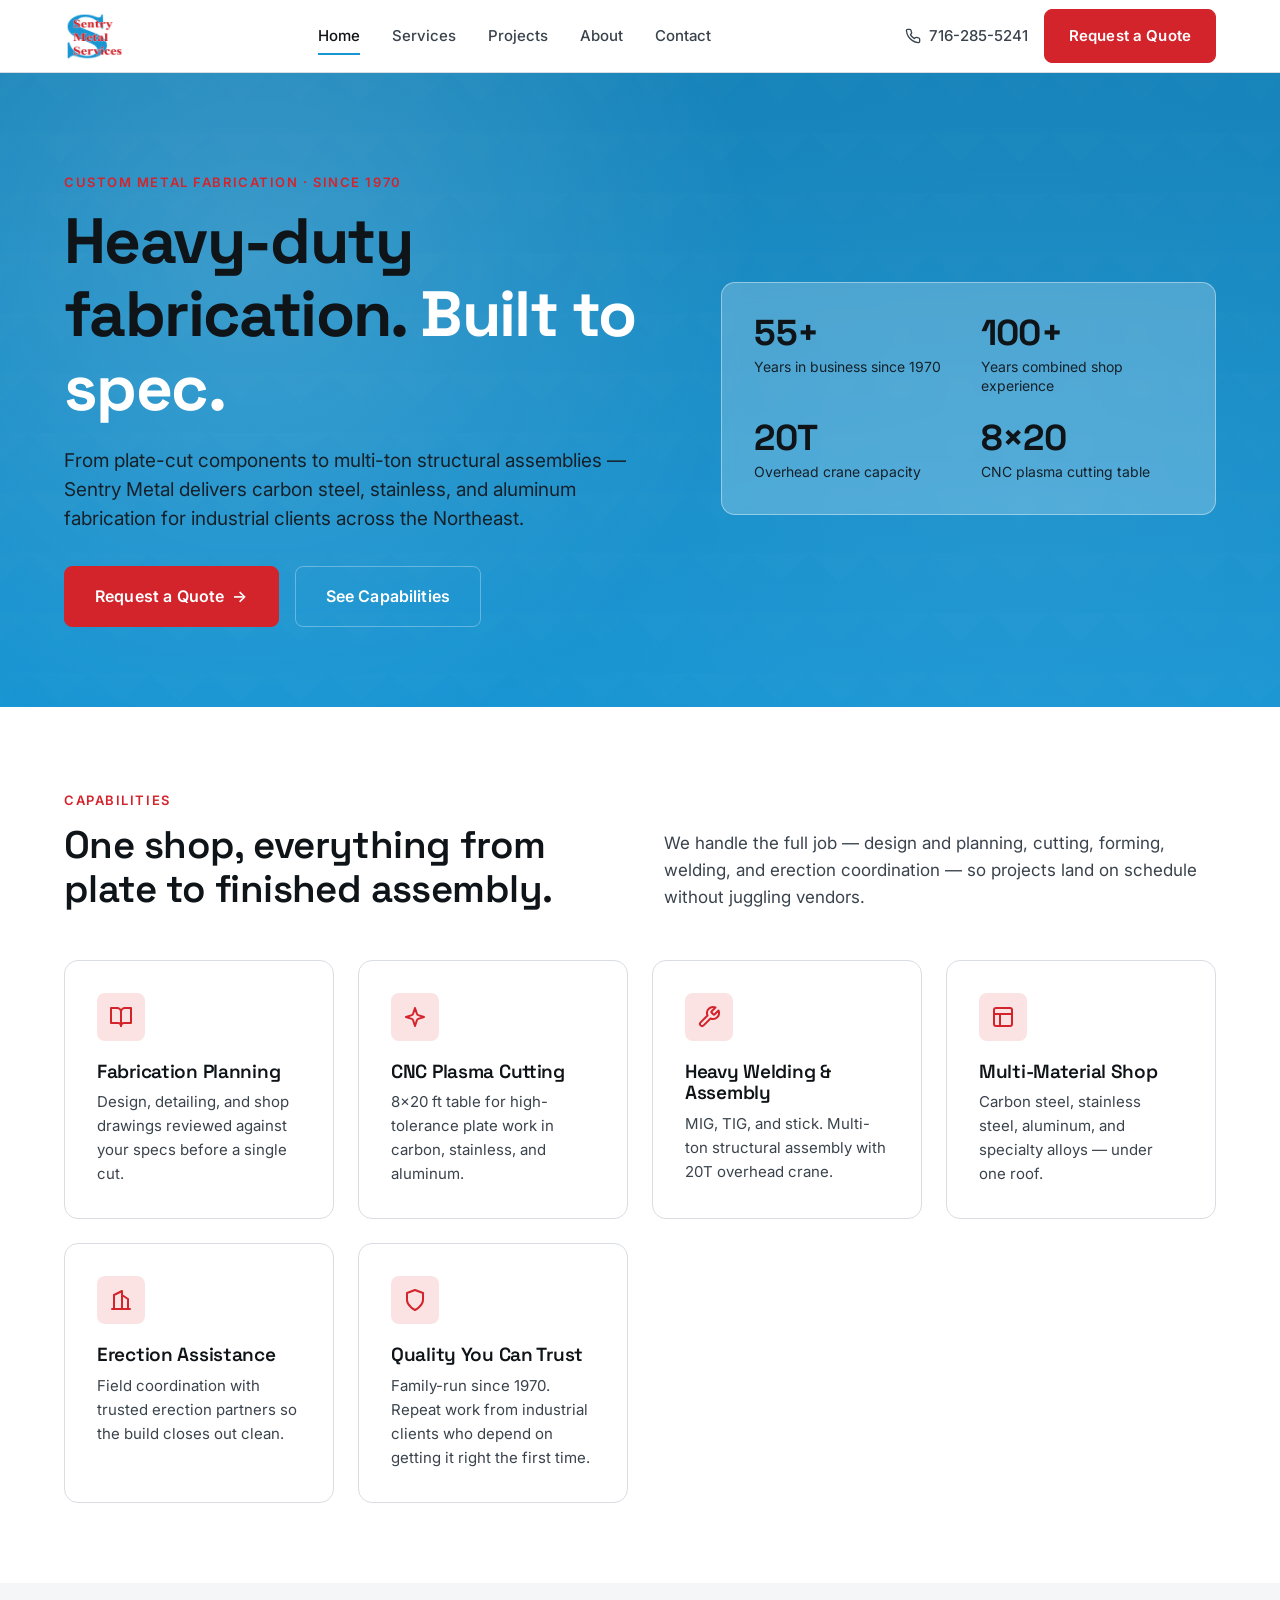
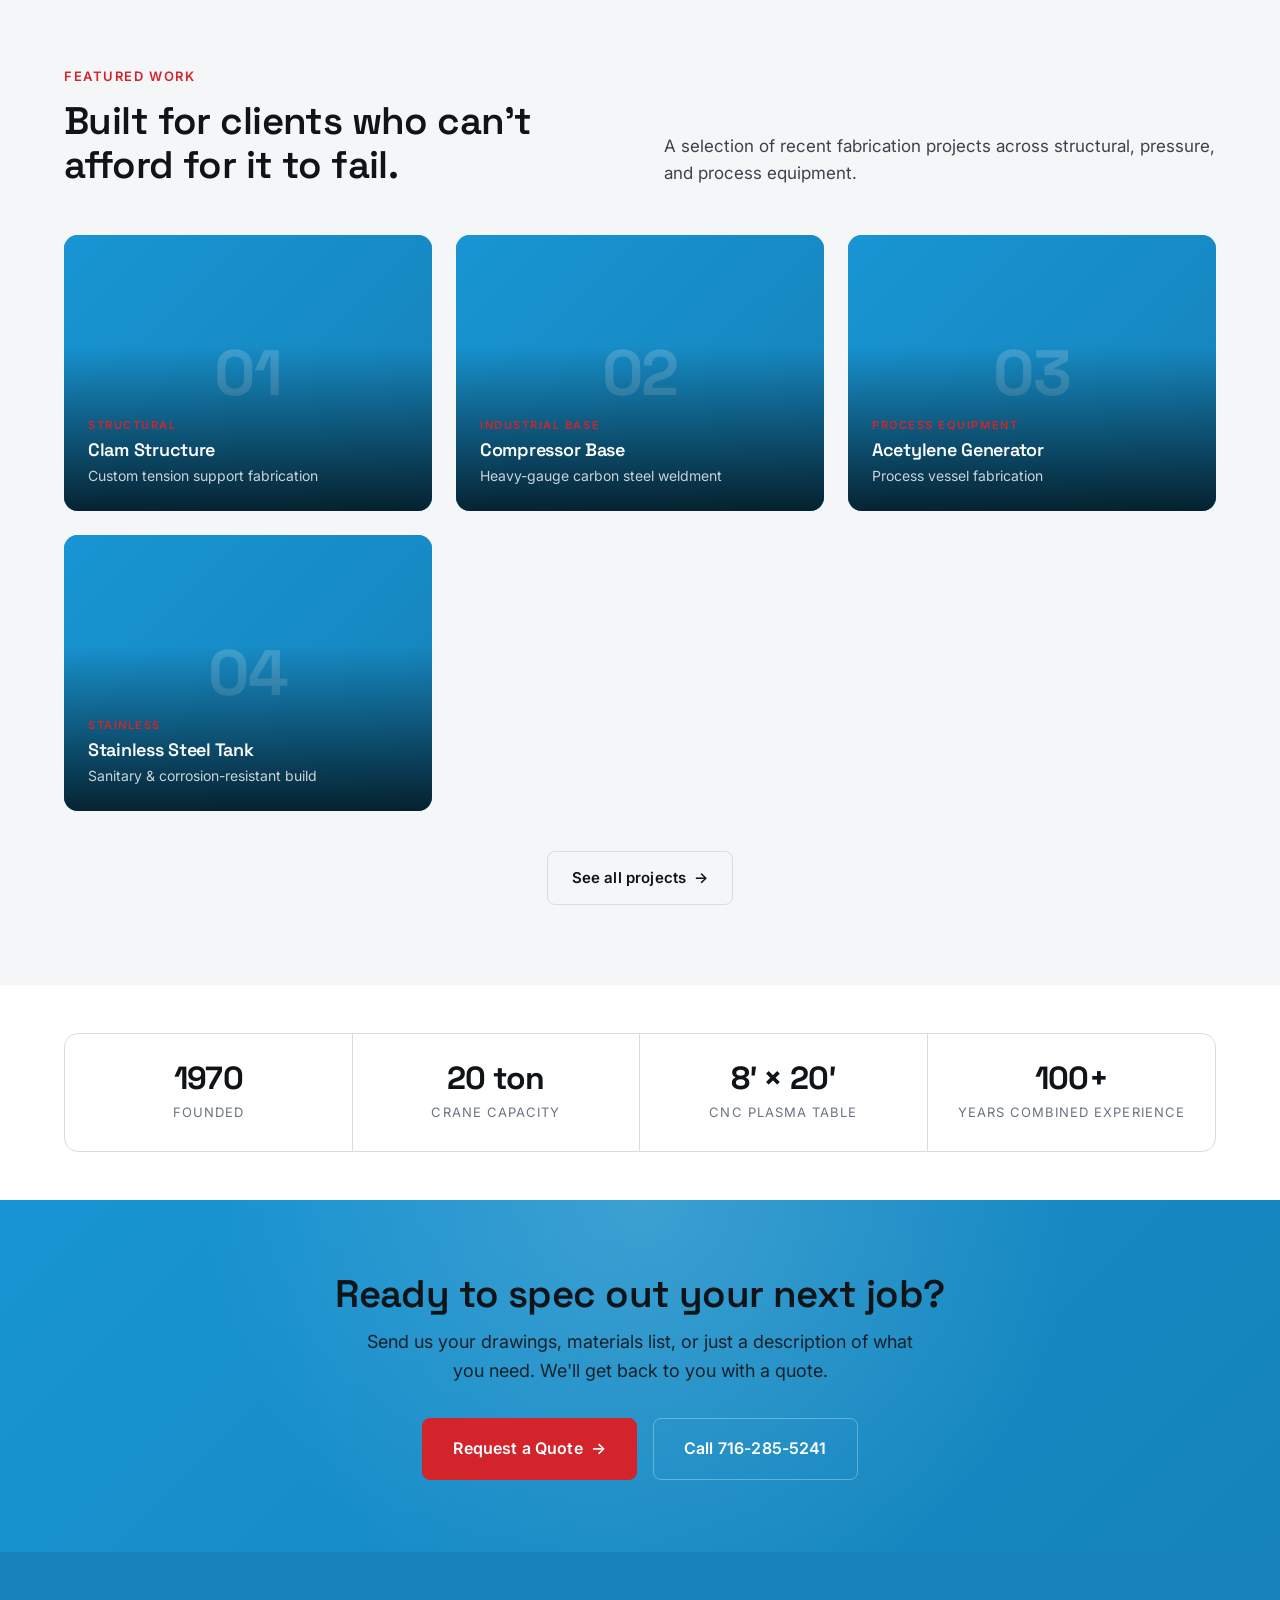
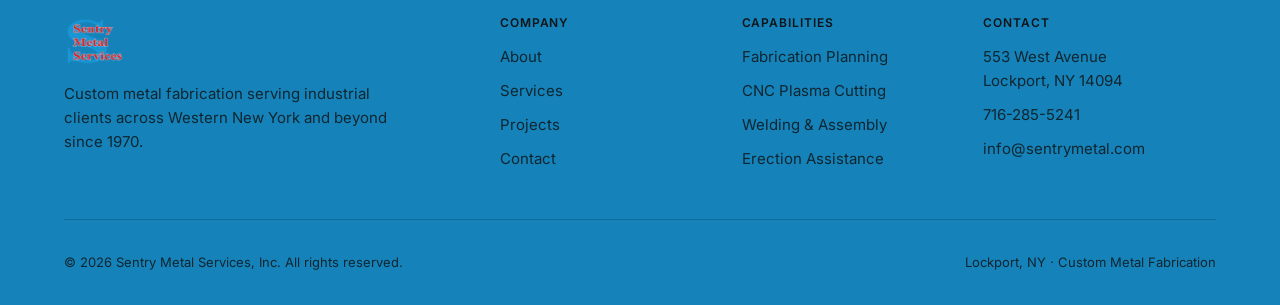
<file: index.html>
<!doctype html>
<html lang="en">
<head>
  <meta charset="utf-8" />
  <meta name="viewport" content="width=device-width, initial-scale=1" />
  <title>Sentry Metal Services — Custom Metal Fabrication in Lockport, NY</title>
  <meta name="description" content="Sentry Metal Services is a custom metal fabrication shop in Lockport, NY. Carbon steel, stainless, aluminum. Over a century of combined fabrication experience since 1970." />
  <link rel="preconnect" href="https://fonts.googleapis.com" />
  <link rel="preconnect" href="https://fonts.gstatic.com" crossorigin />
  <link rel="stylesheet" href="https://fonts.googleapis.com/css2?family=Inter:wght@400;500;600;700&family=Space+Grotesk:wght@500;600;700&display=swap" />
  <link rel="stylesheet" href="css/styles.css" />
  <link rel="icon" type="image/png" href="images/favicon.png" />
</head>
<body>

  <header class="site-header">
    <nav class="nav" aria-label="Primary">
      <a class="brand" href="index.html">
        <img class="brand-logo" src="images/logo.png" alt="Sentry Metal Services, Inc." />
      </a>
      <ul class="nav-links">
        <li><a href="index.html" class="active">Home</a></li>
        <li><a href="services.html">Services</a></li>
        <li><a href="projects.html">Projects</a></li>
        <li><a href="about.html">About</a></li>
        <li><a href="contact.html">Contact</a></li>
      </ul>
      <div class="nav-cta">
        <a href="tel:7162855241" class="nav-phone">
          <svg width="16" height="16" viewBox="0 0 24 24" fill="none" stroke="currentColor" stroke-width="2" stroke-linecap="round" stroke-linejoin="round"><path d="M22 16.92v3a2 2 0 0 1-2.18 2 19.79 19.79 0 0 1-8.63-3.07 19.5 19.5 0 0 1-6-6 19.79 19.79 0 0 1-3.07-8.67A2 2 0 0 1 4.11 2h3a2 2 0 0 1 2 1.72 12.84 12.84 0 0 0 .7 2.81 2 2 0 0 1-.45 2.11L8.09 9.91a16 16 0 0 0 6 6l1.27-1.27a2 2 0 0 1 2.11-.45 12.84 12.84 0 0 0 2.81.7A2 2 0 0 1 22 16.92z"/></svg>
          716-285-5241
        </a>
        <a href="contact.html" class="btn btn-primary">Request a Quote</a>
      </div>
      <button class="nav-toggle" aria-label="Open menu" aria-expanded="false">
        <span></span><span></span><span></span>
      </button>
    </nav>
  </header>

  <main>
    <!-- Hero -->
    <section class="hero">
      <div class="container">
        <div class="hero-grid">
          <div>
            <span class="eyebrow">Custom Metal Fabrication · Since 1970</span>
            <h1>Heavy-duty fabrication. <span class="accent">Built to spec.</span></h1>
            <p class="lead">From plate-cut components to multi-ton structural assemblies — Sentry Metal delivers carbon steel, stainless, and aluminum fabrication for industrial clients across the Northeast.</p>
            <div class="hero-cta">
              <a href="contact.html" class="btn btn-primary btn-lg">Request a Quote <span class="arrow">→</span></a>
              <a href="services.html" class="btn btn-ghost-light btn-lg">See Capabilities</a>
            </div>
          </div>
          <div class="hero-stats">
            <div>
              <div class="hero-stat-num">55+</div>
              <div class="hero-stat-label">Years in business since 1970</div>
            </div>
            <div>
              <div class="hero-stat-num">100+</div>
              <div class="hero-stat-label">Years combined shop experience</div>
            </div>
            <div>
              <div class="hero-stat-num">20T</div>
              <div class="hero-stat-label">Overhead crane capacity</div>
            </div>
            <div>
              <div class="hero-stat-num">8&times;20</div>
              <div class="hero-stat-label">CNC plasma cutting table</div>
            </div>
          </div>
        </div>
      </div>
    </section>

    <!-- Capabilities -->
    <section class="section">
      <div class="container">
        <div class="section-head">
          <div>
            <span class="eyebrow">Capabilities</span>
            <h2>One shop, everything from plate to finished assembly.</h2>
          </div>
          <p>We handle the full job — design and planning, cutting, forming, welding, and erection coordination — so projects land on schedule without juggling vendors.</p>
        </div>

        <div class="cap-grid">
          <div class="cap-card">
            <div class="cap-icon">
              <svg width="24" height="24" viewBox="0 0 24 24" fill="none" stroke="currentColor" stroke-width="2" stroke-linecap="round" stroke-linejoin="round"><path d="M2 3h6a4 4 0 0 1 4 4v14a3 3 0 0 0-3-3H2z"/><path d="M22 3h-6a4 4 0 0 0-4 4v14a3 3 0 0 1 3-3h7z"/></svg>
            </div>
            <h3>Fabrication Planning</h3>
            <p>Design, detailing, and shop drawings reviewed against your specs before a single cut.</p>
          </div>
          <div class="cap-card">
            <div class="cap-icon">
              <svg width="24" height="24" viewBox="0 0 24 24" fill="none" stroke="currentColor" stroke-width="2" stroke-linecap="round" stroke-linejoin="round"><path d="m12 3-1.9 5.8a2 2 0 0 1-1.3 1.3L3 12l5.8 1.9a2 2 0 0 1 1.3 1.3L12 21l1.9-5.8a2 2 0 0 1 1.3-1.3L21 12l-5.8-1.9a2 2 0 0 1-1.3-1.3z"/></svg>
            </div>
            <h3>CNC Plasma Cutting</h3>
            <p>8&times;20&nbsp;ft table for high-tolerance plate work in carbon, stainless, and aluminum.</p>
          </div>
          <div class="cap-card">
            <div class="cap-icon">
              <svg width="24" height="24" viewBox="0 0 24 24" fill="none" stroke="currentColor" stroke-width="2" stroke-linecap="round" stroke-linejoin="round"><path d="M14.7 6.3a1 1 0 0 0 0 1.4l1.6 1.6a1 1 0 0 0 1.4 0l3.77-3.77a6 6 0 0 1-7.94 7.94l-6.91 6.91a2.12 2.12 0 0 1-3-3l6.91-6.91a6 6 0 0 1 7.94-7.94l-3.76 3.76z"/></svg>
            </div>
            <h3>Heavy Welding &amp; Assembly</h3>
            <p>MIG, TIG, and stick. Multi-ton structural assembly with 20T overhead crane.</p>
          </div>
          <div class="cap-card">
            <div class="cap-icon">
              <svg width="24" height="24" viewBox="0 0 24 24" fill="none" stroke="currentColor" stroke-width="2" stroke-linecap="round" stroke-linejoin="round"><rect x="3" y="3" width="18" height="18" rx="2"/><path d="M3 9h18M9 21V9"/></svg>
            </div>
            <h3>Multi-Material Shop</h3>
            <p>Carbon steel, stainless steel, aluminum, and specialty alloys — under one roof.</p>
          </div>
          <div class="cap-card">
            <div class="cap-icon">
              <svg width="24" height="24" viewBox="0 0 24 24" fill="none" stroke="currentColor" stroke-width="2" stroke-linecap="round" stroke-linejoin="round"><path d="M3 21h18M5 21V7l8-4v18M19 21V11l-6-4"/></svg>
            </div>
            <h3>Erection Assistance</h3>
            <p>Field coordination with trusted erection partners so the build closes out clean.</p>
          </div>
          <div class="cap-card">
            <div class="cap-icon">
              <svg width="24" height="24" viewBox="0 0 24 24" fill="none" stroke="currentColor" stroke-width="2" stroke-linecap="round" stroke-linejoin="round"><path d="M12 22s8-4 8-10V5l-8-3-8 3v7c0 6 8 10 8 10z"/></svg>
            </div>
            <h3>Quality You Can Trust</h3>
            <p>Family-run since 1970. Repeat work from industrial clients who depend on getting it right the first time.</p>
          </div>
        </div>
      </div>
    </section>

    <!-- Featured projects -->
    <section class="section section-surface">
      <div class="container">
        <div class="section-head">
          <div>
            <span class="eyebrow">Featured Work</span>
            <h2>Built for clients who can't afford for it to fail.</h2>
          </div>
          <p>A selection of recent fabrication projects across structural, pressure, and process equipment.</p>
        </div>

        <div class="project-grid">
          <a href="projects.html" class="project-card" aria-label="Clam Structure project">
            <div class="placeholder">01</div>
            <div class="overlay">
              <span class="tag">Structural</span>
              <h3>Clam Structure</h3>
              <p>Custom tension support fabrication</p>
            </div>
          </a>
          <a href="projects.html" class="project-card" aria-label="Compressor Base project">
            <div class="placeholder">02</div>
            <div class="overlay">
              <span class="tag">Industrial Base</span>
              <h3>Compressor Base</h3>
              <p>Heavy-gauge carbon steel weldment</p>
            </div>
          </a>
          <a href="projects.html" class="project-card" aria-label="Acetylene Generator project">
            <div class="placeholder">03</div>
            <div class="overlay">
              <span class="tag">Process Equipment</span>
              <h3>Acetylene Generator</h3>
              <p>Process vessel fabrication</p>
            </div>
          </a>
          <a href="projects.html" class="project-card" aria-label="Stainless Steel Tank project">
            <div class="placeholder">04</div>
            <div class="overlay">
              <span class="tag">Stainless</span>
              <h3>Stainless Steel Tank</h3>
              <p>Sanitary &amp; corrosion-resistant build</p>
            </div>
          </a>
        </div>

        <div class="text-center mt-2" style="margin-top:2.5rem;">
          <a href="projects.html" class="btn btn-secondary">See all projects <span class="arrow">→</span></a>
        </div>
      </div>
    </section>

    <!-- Specs strip -->
    <section class="section-sm">
      <div class="container">
        <div class="specs">
          <div class="spec"><div class="spec-num">1970</div><div class="spec-label">Founded</div></div>
          <div class="spec"><div class="spec-num">20 ton</div><div class="spec-label">Crane Capacity</div></div>
          <div class="spec"><div class="spec-num">8&prime; &times; 20&prime;</div><div class="spec-label">CNC Plasma Table</div></div>
          <div class="spec"><div class="spec-num">100+</div><div class="spec-label">Years Combined Experience</div></div>
        </div>
      </div>
    </section>

    <!-- CTA band -->
    <section class="cta-band">
      <div class="container">
        <h2>Ready to spec out your next job?</h2>
        <p>Send us your drawings, materials list, or just a description of what you need. We'll get back to you with a quote.</p>
        <div class="btn-group">
          <a href="contact.html" class="btn btn-primary btn-lg">Request a Quote <span class="arrow">→</span></a>
          <a href="tel:7162855241" class="btn btn-ghost-light btn-lg">Call 716-285-5241</a>
        </div>
      </div>
    </section>
  </main>

  <footer class="site-footer">
    <div class="container">
      <div class="footer-grid">
        <div class="footer-brand">
          <a class="brand" href="index.html" style="color:#fff;">
            <img class="brand-logo" src="images/logo.png" alt="Sentry Metal Services, Inc." />
          </a>
          <p>Custom metal fabrication serving industrial clients across Western New York and beyond since 1970.</p>
        </div>
        <div class="footer-col">
          <h4>Company</h4>
          <ul>
            <li><a href="about.html">About</a></li>
            <li><a href="services.html">Services</a></li>
            <li><a href="projects.html">Projects</a></li>
            <li><a href="contact.html">Contact</a></li>
          </ul>
        </div>
        <div class="footer-col">
          <h4>Capabilities</h4>
          <ul>
            <li><a href="services.html#planning">Fabrication Planning</a></li>
            <li><a href="services.html#cutting">CNC Plasma Cutting</a></li>
            <li><a href="services.html#welding">Welding &amp; Assembly</a></li>
            <li><a href="services.html#erection">Erection Assistance</a></li>
          </ul>
        </div>
        <div class="footer-col">
          <h4>Contact</h4>
          <ul>
            <li>553 West Avenue<br/>Lockport, NY 14094</li>
            <li><a href="tel:7162855241">716-285-5241</a></li>
            <li><a href="mailto:info@sentrymetal.com">info@sentrymetal.com</a></li>
          </ul>
        </div>
      </div>
      <div class="footer-bottom">
        <div>&copy; <span id="yr">2026</span> Sentry Metal Services, Inc. All rights reserved.</div>
        <div>Lockport, NY · Custom Metal Fabrication</div>
      </div>
    </div>
  </footer>

  <script>document.getElementById('yr').textContent = new Date().getFullYear();</script>
  <script src="js/main.js"></script>
</body>
</html>
</file>
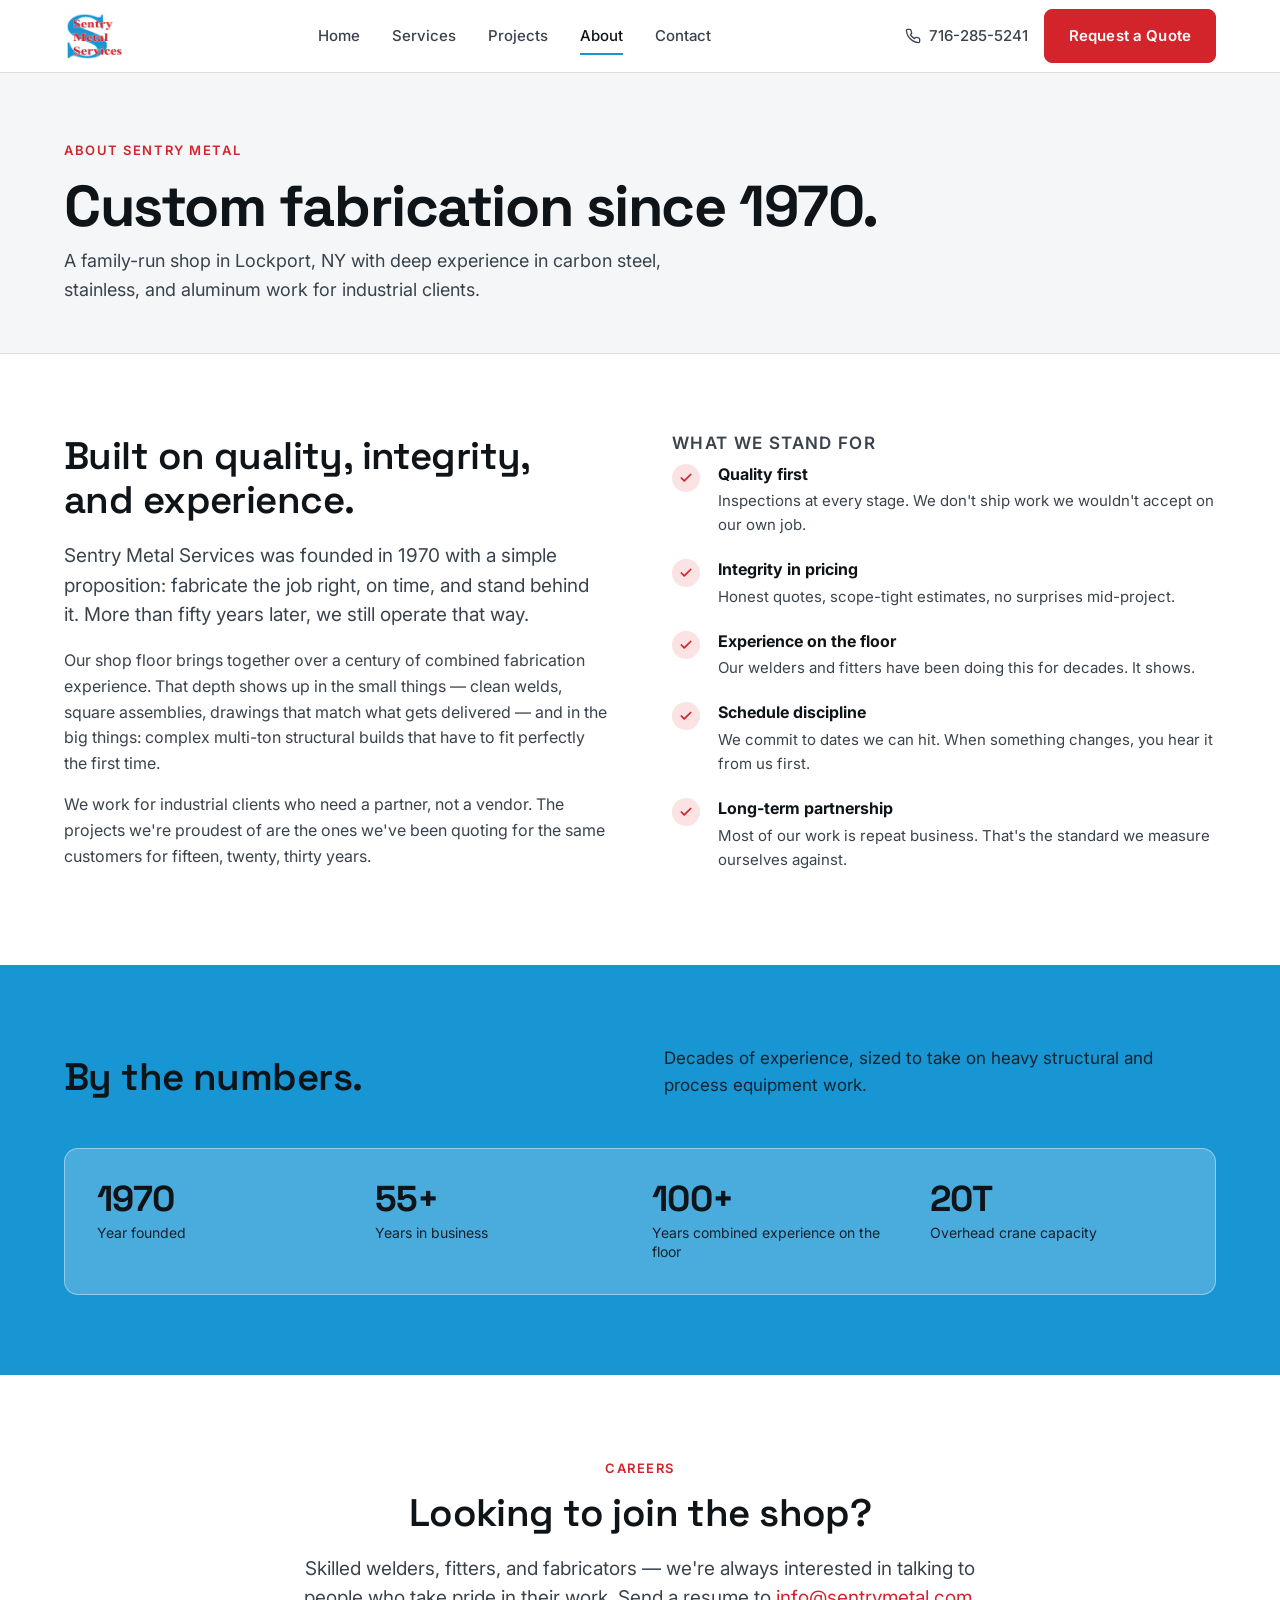
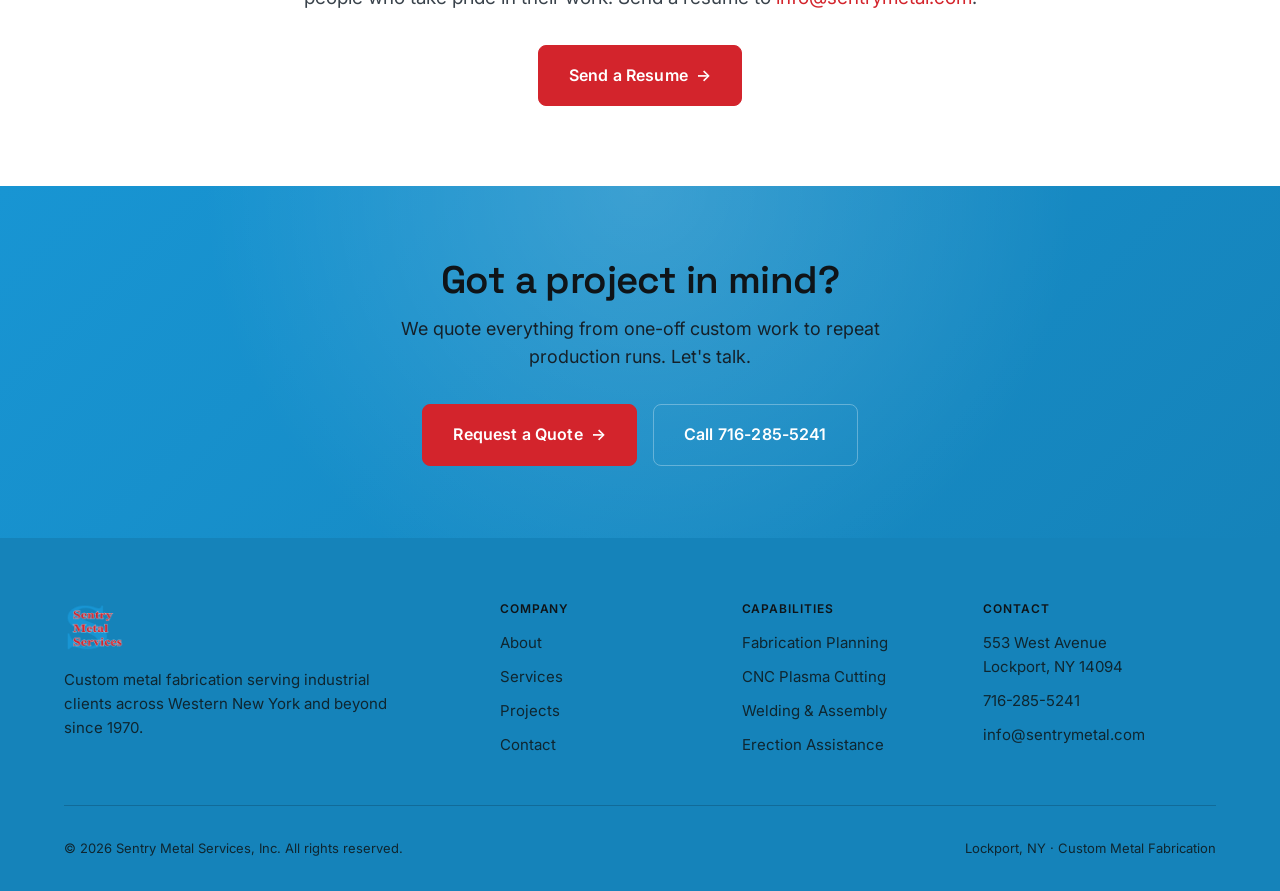
<file: about.html>
<!doctype html>
<html lang="en">
<head>
  <meta charset="utf-8" />
  <meta name="viewport" content="width=device-width, initial-scale=1" />
  <title>About — Sentry Metal Services</title>
  <meta name="description" content="Sentry Metal Services has been fabricating custom metal work for industrial clients since 1970 from our shop in Lockport, NY. Family-run, quality-first." />
  <link rel="preconnect" href="https://fonts.googleapis.com" />
  <link rel="preconnect" href="https://fonts.gstatic.com" crossorigin />
  <link rel="stylesheet" href="https://fonts.googleapis.com/css2?family=Inter:wght@400;500;600;700&family=Space+Grotesk:wght@500;600;700&display=swap" />
  <link rel="stylesheet" href="css/styles.css" />
  <link rel="icon" type="image/png" href="images/favicon.png" />
</head>
<body>

  <header class="site-header">
    <nav class="nav" aria-label="Primary">
      <a class="brand" href="index.html">
        <img class="brand-logo" src="images/logo.png" alt="Sentry Metal Services, Inc." />
      </a>
      <ul class="nav-links">
        <li><a href="index.html">Home</a></li>
        <li><a href="services.html">Services</a></li>
        <li><a href="projects.html">Projects</a></li>
        <li><a href="about.html" class="active">About</a></li>
        <li><a href="contact.html">Contact</a></li>
      </ul>
      <div class="nav-cta">
        <a href="tel:7162855241" class="nav-phone">
          <svg width="16" height="16" viewBox="0 0 24 24" fill="none" stroke="currentColor" stroke-width="2" stroke-linecap="round" stroke-linejoin="round"><path d="M22 16.92v3a2 2 0 0 1-2.18 2 19.79 19.79 0 0 1-8.63-3.07 19.5 19.5 0 0 1-6-6 19.79 19.79 0 0 1-3.07-8.67A2 2 0 0 1 4.11 2h3a2 2 0 0 1 2 1.72 12.84 12.84 0 0 0 .7 2.81 2 2 0 0 1-.45 2.11L8.09 9.91a16 16 0 0 0 6 6l1.27-1.27a2 2 0 0 1 2.11-.45 12.84 12.84 0 0 0 2.81.7A2 2 0 0 1 22 16.92z"/></svg>
          716-285-5241
        </a>
        <a href="contact.html" class="btn btn-primary">Request a Quote</a>
      </div>
      <button class="nav-toggle" aria-label="Open menu" aria-expanded="false">
        <span></span><span></span><span></span>
      </button>
    </nav>
  </header>

  <main>
    <section class="page-header">
      <div class="container">
        <span class="eyebrow">About Sentry Metal</span>
        <h1>Custom fabrication since 1970.</h1>
        <p>A family-run shop in Lockport, NY with deep experience in carbon steel, stainless, and aluminum work for industrial clients.</p>
      </div>
    </section>

    <section class="section">
      <div class="container">
        <div class="two-col">
          <div>
            <h2>Built on quality, integrity, and experience.</h2>
            <p class="lead">Sentry Metal Services was founded in 1970 with a simple proposition: fabricate the job right, on time, and stand behind it. More than fifty years later, we still operate that way.</p>
            <p>Our shop floor brings together over a century of combined fabrication experience. That depth shows up in the small things — clean welds, square assemblies, drawings that match what gets delivered — and in the big things: complex multi-ton structural builds that have to fit perfectly the first time.</p>
            <p>We work for industrial clients who need a partner, not a vendor. The projects we're proudest of are the ones we've been quoting for the same customers for fifteen, twenty, thirty years.</p>
          </div>
          <div>
            <h4>What We Stand For</h4>
            <ul class="value-list">
              <li>
                <span class="dot">
                  <svg width="14" height="14" viewBox="0 0 24 24" fill="none" stroke="currentColor" stroke-width="3" stroke-linecap="round" stroke-linejoin="round"><polyline points="20 6 9 17 4 12"/></svg>
                </span>
                <span>
                  <strong>Quality first</strong>
                  Inspections at every stage. We don't ship work we wouldn't accept on our own job.
                </span>
              </li>
              <li>
                <span class="dot">
                  <svg width="14" height="14" viewBox="0 0 24 24" fill="none" stroke="currentColor" stroke-width="3" stroke-linecap="round" stroke-linejoin="round"><polyline points="20 6 9 17 4 12"/></svg>
                </span>
                <span>
                  <strong>Integrity in pricing</strong>
                  Honest quotes, scope-tight estimates, no surprises mid-project.
                </span>
              </li>
              <li>
                <span class="dot">
                  <svg width="14" height="14" viewBox="0 0 24 24" fill="none" stroke="currentColor" stroke-width="3" stroke-linecap="round" stroke-linejoin="round"><polyline points="20 6 9 17 4 12"/></svg>
                </span>
                <span>
                  <strong>Experience on the floor</strong>
                  Our welders and fitters have been doing this for decades. It shows.
                </span>
              </li>
              <li>
                <span class="dot">
                  <svg width="14" height="14" viewBox="0 0 24 24" fill="none" stroke="currentColor" stroke-width="3" stroke-linecap="round" stroke-linejoin="round"><polyline points="20 6 9 17 4 12"/></svg>
                </span>
                <span>
                  <strong>Schedule discipline</strong>
                  We commit to dates we can hit. When something changes, you hear it from us first.
                </span>
              </li>
              <li>
                <span class="dot">
                  <svg width="14" height="14" viewBox="0 0 24 24" fill="none" stroke="currentColor" stroke-width="3" stroke-linecap="round" stroke-linejoin="round"><polyline points="20 6 9 17 4 12"/></svg>
                </span>
                <span>
                  <strong>Long-term partnership</strong>
                  Most of our work is repeat business. That's the standard we measure ourselves against.
                </span>
              </li>
            </ul>
          </div>
        </div>
      </div>
    </section>

    <section class="section section-dark">
      <div class="container">
        <div class="section-head">
          <div>
            <h2>By the numbers.</h2>
          </div>
          <p>Decades of experience, sized to take on heavy structural and process equipment work.</p>
        </div>

        <div class="hero-stats" style="grid-template-columns: repeat(4, 1fr);">
          <div>
            <div class="hero-stat-num">1970</div>
            <div class="hero-stat-label">Year founded</div>
          </div>
          <div>
            <div class="hero-stat-num">55+</div>
            <div class="hero-stat-label">Years in business</div>
          </div>
          <div>
            <div class="hero-stat-num">100+</div>
            <div class="hero-stat-label">Years combined experience on the floor</div>
          </div>
          <div>
            <div class="hero-stat-num">20T</div>
            <div class="hero-stat-label">Overhead crane capacity</div>
          </div>
        </div>
      </div>
    </section>

    <section class="section">
      <div class="container container-narrow text-center">
        <span class="eyebrow">Careers</span>
        <h2>Looking to join the shop?</h2>
        <p class="lead" style="margin: 0 auto 2rem;">Skilled welders, fitters, and fabricators — we're always interested in talking to people who take pride in their work. Send a resume to <a href="mailto:info@sentrymetal.com">info@sentrymetal.com</a>.</p>
        <a href="mailto:info@sentrymetal.com" class="btn btn-primary btn-lg">Send a Resume <span class="arrow">→</span></a>
      </div>
    </section>

    <section class="cta-band">
      <div class="container">
        <h2>Got a project in mind?</h2>
        <p>We quote everything from one-off custom work to repeat production runs. Let's talk.</p>
        <div class="btn-group">
          <a href="contact.html" class="btn btn-primary btn-lg">Request a Quote <span class="arrow">→</span></a>
          <a href="tel:7162855241" class="btn btn-ghost-light btn-lg">Call 716-285-5241</a>
        </div>
      </div>
    </section>
  </main>

  <footer class="site-footer">
    <div class="container">
      <div class="footer-grid">
        <div class="footer-brand">
          <a class="brand" href="index.html" style="color:#fff;">
            <img class="brand-logo" src="images/logo.png" alt="Sentry Metal Services, Inc." />
          </a>
          <p>Custom metal fabrication serving industrial clients across Western New York and beyond since 1970.</p>
        </div>
        <div class="footer-col">
          <h4>Company</h4>
          <ul>
            <li><a href="about.html">About</a></li>
            <li><a href="services.html">Services</a></li>
            <li><a href="projects.html">Projects</a></li>
            <li><a href="contact.html">Contact</a></li>
          </ul>
        </div>
        <div class="footer-col">
          <h4>Capabilities</h4>
          <ul>
            <li><a href="services.html#planning">Fabrication Planning</a></li>
            <li><a href="services.html#cutting">CNC Plasma Cutting</a></li>
            <li><a href="services.html#welding">Welding &amp; Assembly</a></li>
            <li><a href="services.html#erection">Erection Assistance</a></li>
          </ul>
        </div>
        <div class="footer-col">
          <h4>Contact</h4>
          <ul>
            <li>553 West Avenue<br/>Lockport, NY 14094</li>
            <li><a href="tel:7162855241">716-285-5241</a></li>
            <li><a href="mailto:info@sentrymetal.com">info@sentrymetal.com</a></li>
          </ul>
        </div>
      </div>
      <div class="footer-bottom">
        <div>&copy; <span id="yr">2026</span> Sentry Metal Services, Inc. All rights reserved.</div>
        <div>Lockport, NY · Custom Metal Fabrication</div>
      </div>
    </div>
  </footer>

  <script>document.getElementById('yr').textContent = new Date().getFullYear();</script>
  <script src="js/main.js"></script>
</body>
</html>
</file>
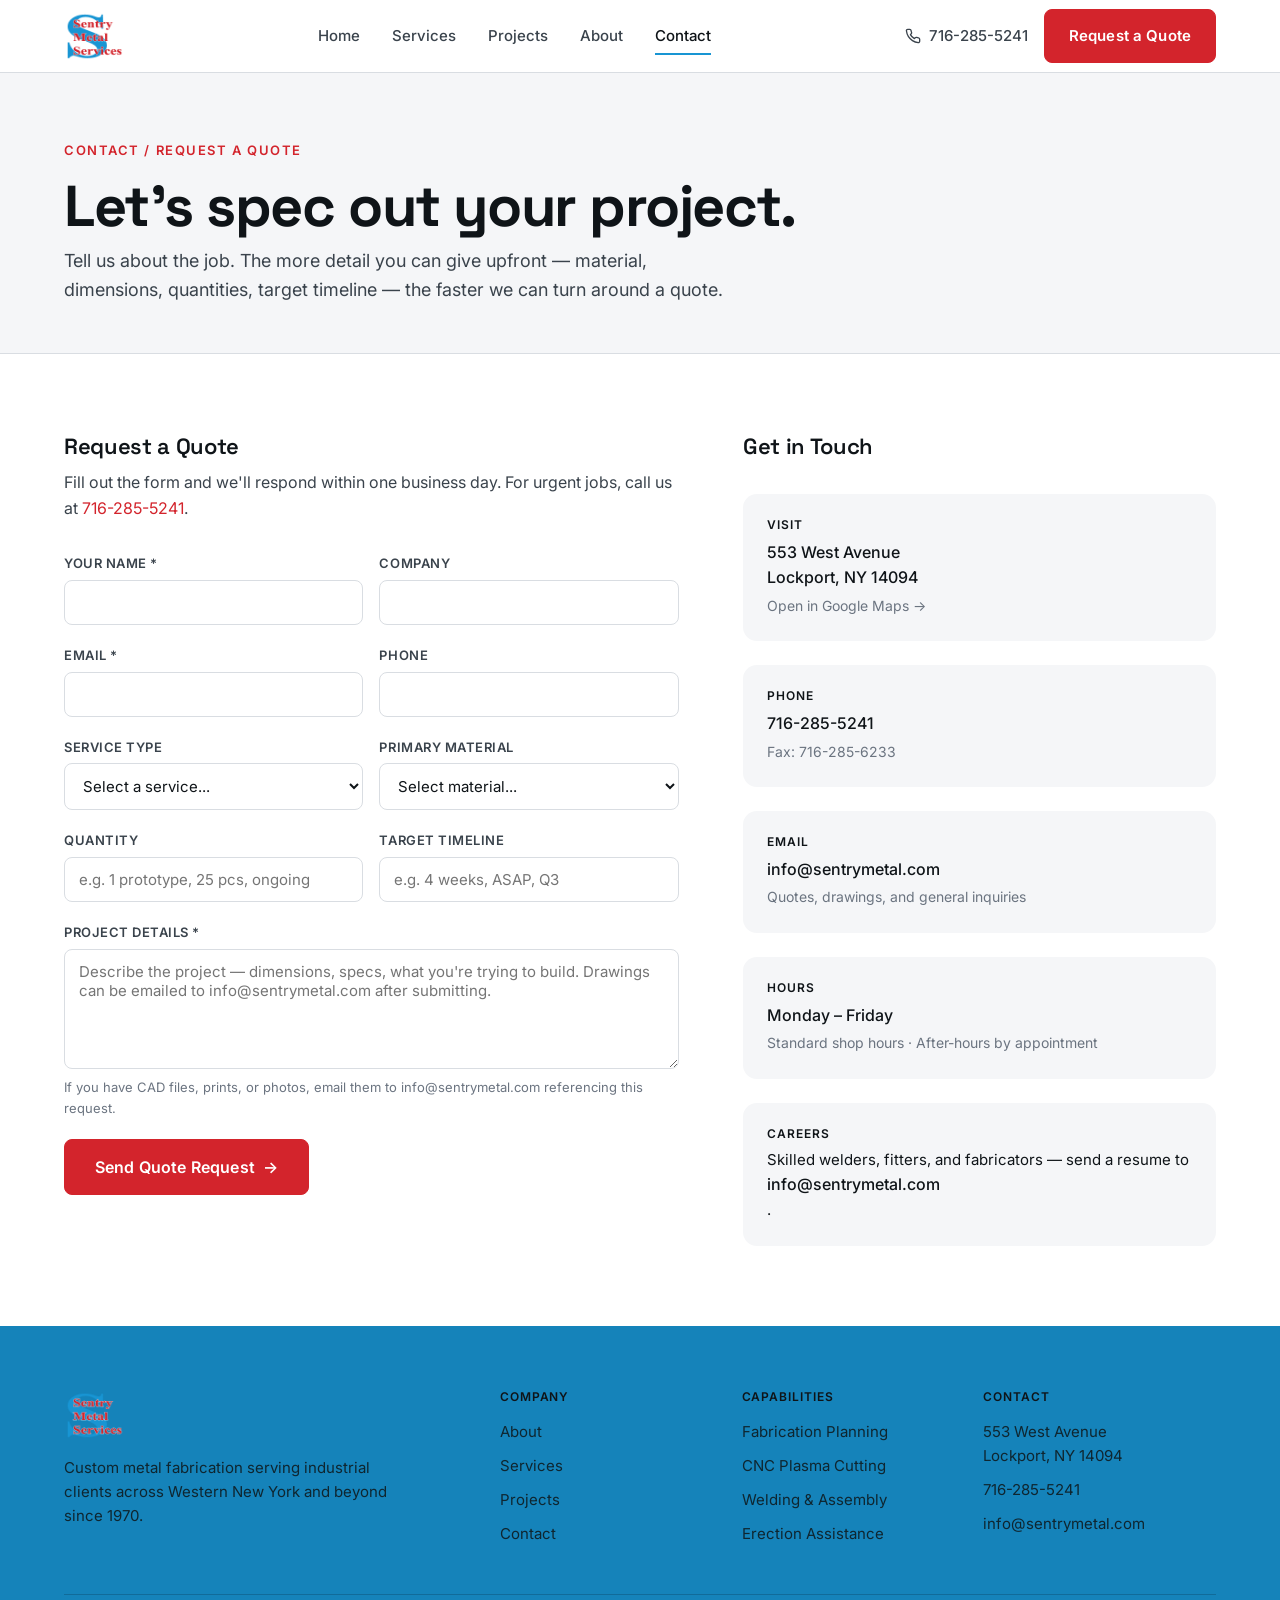
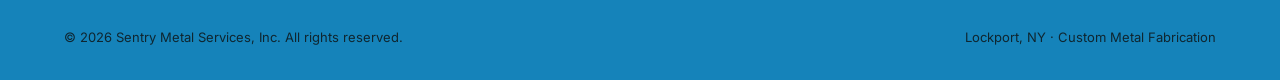
<file: contact.html>
<!doctype html>
<html lang="en">
<head>
  <meta charset="utf-8" />
  <meta name="viewport" content="width=device-width, initial-scale=1" />
  <title>Contact / Request a Quote — Sentry Metal Services</title>
  <meta name="description" content="Request a quote from Sentry Metal Services. Send drawings, materials lists, or project descriptions. Call 716-285-5241 or email info@sentrymetal.com." />
  <link rel="preconnect" href="https://fonts.googleapis.com" />
  <link rel="preconnect" href="https://fonts.gstatic.com" crossorigin />
  <link rel="stylesheet" href="https://fonts.googleapis.com/css2?family=Inter:wght@400;500;600;700&family=Space+Grotesk:wght@500;600;700&display=swap" />
  <link rel="stylesheet" href="css/styles.css" />
  <link rel="icon" type="image/png" href="images/favicon.png" />
</head>
<body>

  <header class="site-header">
    <nav class="nav" aria-label="Primary">
      <a class="brand" href="index.html">
        <img class="brand-logo" src="images/logo.png" alt="Sentry Metal Services, Inc." />
      </a>
      <ul class="nav-links">
        <li><a href="index.html">Home</a></li>
        <li><a href="services.html">Services</a></li>
        <li><a href="projects.html">Projects</a></li>
        <li><a href="about.html">About</a></li>
        <li><a href="contact.html" class="active">Contact</a></li>
      </ul>
      <div class="nav-cta">
        <a href="tel:7162855241" class="nav-phone">
          <svg width="16" height="16" viewBox="0 0 24 24" fill="none" stroke="currentColor" stroke-width="2" stroke-linecap="round" stroke-linejoin="round"><path d="M22 16.92v3a2 2 0 0 1-2.18 2 19.79 19.79 0 0 1-8.63-3.07 19.5 19.5 0 0 1-6-6 19.79 19.79 0 0 1-3.07-8.67A2 2 0 0 1 4.11 2h3a2 2 0 0 1 2 1.72 12.84 12.84 0 0 0 .7 2.81 2 2 0 0 1-.45 2.11L8.09 9.91a16 16 0 0 0 6 6l1.27-1.27a2 2 0 0 1 2.11-.45 12.84 12.84 0 0 0 2.81.7A2 2 0 0 1 22 16.92z"/></svg>
          716-285-5241
        </a>
        <a href="contact.html" class="btn btn-primary">Request a Quote</a>
      </div>
      <button class="nav-toggle" aria-label="Open menu" aria-expanded="false">
        <span></span><span></span><span></span>
      </button>
    </nav>
  </header>

  <main>
    <section class="page-header">
      <div class="container">
        <span class="eyebrow">Contact / Request a Quote</span>
        <h1>Let's spec out your project.</h1>
        <p>Tell us about the job. The more detail you can give upfront — material, dimensions, quantities, target timeline — the faster we can turn around a quote.</p>
      </div>
    </section>

    <section class="section">
      <div class="container">
        <div class="contact-grid">
          <div>
            <h3>Request a Quote</h3>
            <p style="margin-bottom: 2rem;">Fill out the form and we'll respond within one business day. For urgent jobs, call us at <a href="tel:7162855241">716-285-5241</a>.</p>

            <form class="form rfq-form" data-handler="mailto">
              <div class="form-row">
                <div class="form-field">
                  <label for="name">Your Name *</label>
                  <input id="name" name="name" type="text" required autocomplete="name" />
                </div>
                <div class="form-field">
                  <label for="company">Company</label>
                  <input id="company" name="company" type="text" autocomplete="organization" />
                </div>
              </div>

              <div class="form-row">
                <div class="form-field">
                  <label for="email">Email *</label>
                  <input id="email" name="email" type="email" required autocomplete="email" />
                </div>
                <div class="form-field">
                  <label for="phone">Phone</label>
                  <input id="phone" name="phone" type="tel" autocomplete="tel" />
                </div>
              </div>

              <div class="form-row">
                <div class="form-field">
                  <label for="service">Service Type</label>
                  <select id="service" name="service">
                    <option value="">Select a service...</option>
                    <option>Fabrication Planning &amp; Detailing</option>
                    <option>CNC Plasma Cutting</option>
                    <option>Heavy Welding &amp; Assembly</option>
                    <option>Multi-Material Shop Work</option>
                    <option>Erection Assistance</option>
                    <option>Material Processing</option>
                    <option>Multiple / Not Sure</option>
                  </select>
                </div>
                <div class="form-field">
                  <label for="material">Primary Material</label>
                  <select id="material" name="material">
                    <option value="">Select material...</option>
                    <option>Carbon Steel</option>
                    <option>Stainless Steel</option>
                    <option>Aluminum</option>
                    <option>Mixed / Other</option>
                  </select>
                </div>
              </div>

              <div class="form-row">
                <div class="form-field">
                  <label for="quantity">Quantity</label>
                  <input id="quantity" name="quantity" type="text" placeholder="e.g. 1 prototype, 25 pcs, ongoing" />
                </div>
                <div class="form-field">
                  <label for="timeline">Target Timeline</label>
                  <input id="timeline" name="timeline" type="text" placeholder="e.g. 4 weeks, ASAP, Q3" />
                </div>
              </div>

              <div class="form-field">
                <label for="details">Project Details *</label>
                <textarea id="details" name="details" required placeholder="Describe the project — dimensions, specs, what you're trying to build. Drawings can be emailed to info@sentrymetal.com after submitting."></textarea>
                <span class="hint">If you have CAD files, prints, or photos, email them to info@sentrymetal.com referencing this request.</span>
              </div>

              <div>
                <button type="submit" class="btn btn-primary btn-lg">Send Quote Request <span class="arrow">→</span></button>
              </div>
            </form>
          </div>

          <aside class="contact-info">
            <h3 class="mt-0">Get in Touch</h3>

            <div class="contact-card">
              <h4>Visit</h4>
              <p>553 West Avenue<br/>Lockport, NY 14094</p>
              <a class="sub" href="https://maps.google.com/?q=553+West+Avenue,+Lockport,+NY+14094" target="_blank" rel="noopener">Open in Google Maps →</a>
            </div>

            <div class="contact-card">
              <h4>Phone</h4>
              <a href="tel:7162855241">716-285-5241</a>
              <p class="sub">Fax: 716-285-6233</p>
            </div>

            <div class="contact-card">
              <h4>Email</h4>
              <a href="mailto:info@sentrymetal.com">info@sentrymetal.com</a>
              <p class="sub">Quotes, drawings, and general inquiries</p>
            </div>

            <div class="contact-card">
              <h4>Hours</h4>
              <p>Monday – Friday</p>
              <p class="sub">Standard shop hours · After-hours by appointment</p>
            </div>

            <div class="contact-card">
              <h4>Careers</h4>
              <p style="font-size: 0.9375rem; font-weight: 400;">Skilled welders, fitters, and fabricators — send a resume to <a href="mailto:info@sentrymetal.com">info@sentrymetal.com</a>.</p>
            </div>
          </aside>
        </div>
      </div>
    </section>
  </main>

  <footer class="site-footer">
    <div class="container">
      <div class="footer-grid">
        <div class="footer-brand">
          <a class="brand" href="index.html" style="color:#fff;">
            <img class="brand-logo" src="images/logo.png" alt="Sentry Metal Services, Inc." />
          </a>
          <p>Custom metal fabrication serving industrial clients across Western New York and beyond since 1970.</p>
        </div>
        <div class="footer-col">
          <h4>Company</h4>
          <ul>
            <li><a href="about.html">About</a></li>
            <li><a href="services.html">Services</a></li>
            <li><a href="projects.html">Projects</a></li>
            <li><a href="contact.html">Contact</a></li>
          </ul>
        </div>
        <div class="footer-col">
          <h4>Capabilities</h4>
          <ul>
            <li><a href="services.html#planning">Fabrication Planning</a></li>
            <li><a href="services.html#cutting">CNC Plasma Cutting</a></li>
            <li><a href="services.html#welding">Welding &amp; Assembly</a></li>
            <li><a href="services.html#erection">Erection Assistance</a></li>
          </ul>
        </div>
        <div class="footer-col">
          <h4>Contact</h4>
          <ul>
            <li>553 West Avenue<br/>Lockport, NY 14094</li>
            <li><a href="tel:7162855241">716-285-5241</a></li>
            <li><a href="mailto:info@sentrymetal.com">info@sentrymetal.com</a></li>
          </ul>
        </div>
      </div>
      <div class="footer-bottom">
        <div>&copy; <span id="yr">2026</span> Sentry Metal Services, Inc. All rights reserved.</div>
        <div>Lockport, NY · Custom Metal Fabrication</div>
      </div>
    </div>
  </footer>

  <script>document.getElementById('yr').textContent = new Date().getFullYear();</script>
  <script src="js/main.js"></script>
</body>
</html>
</file>
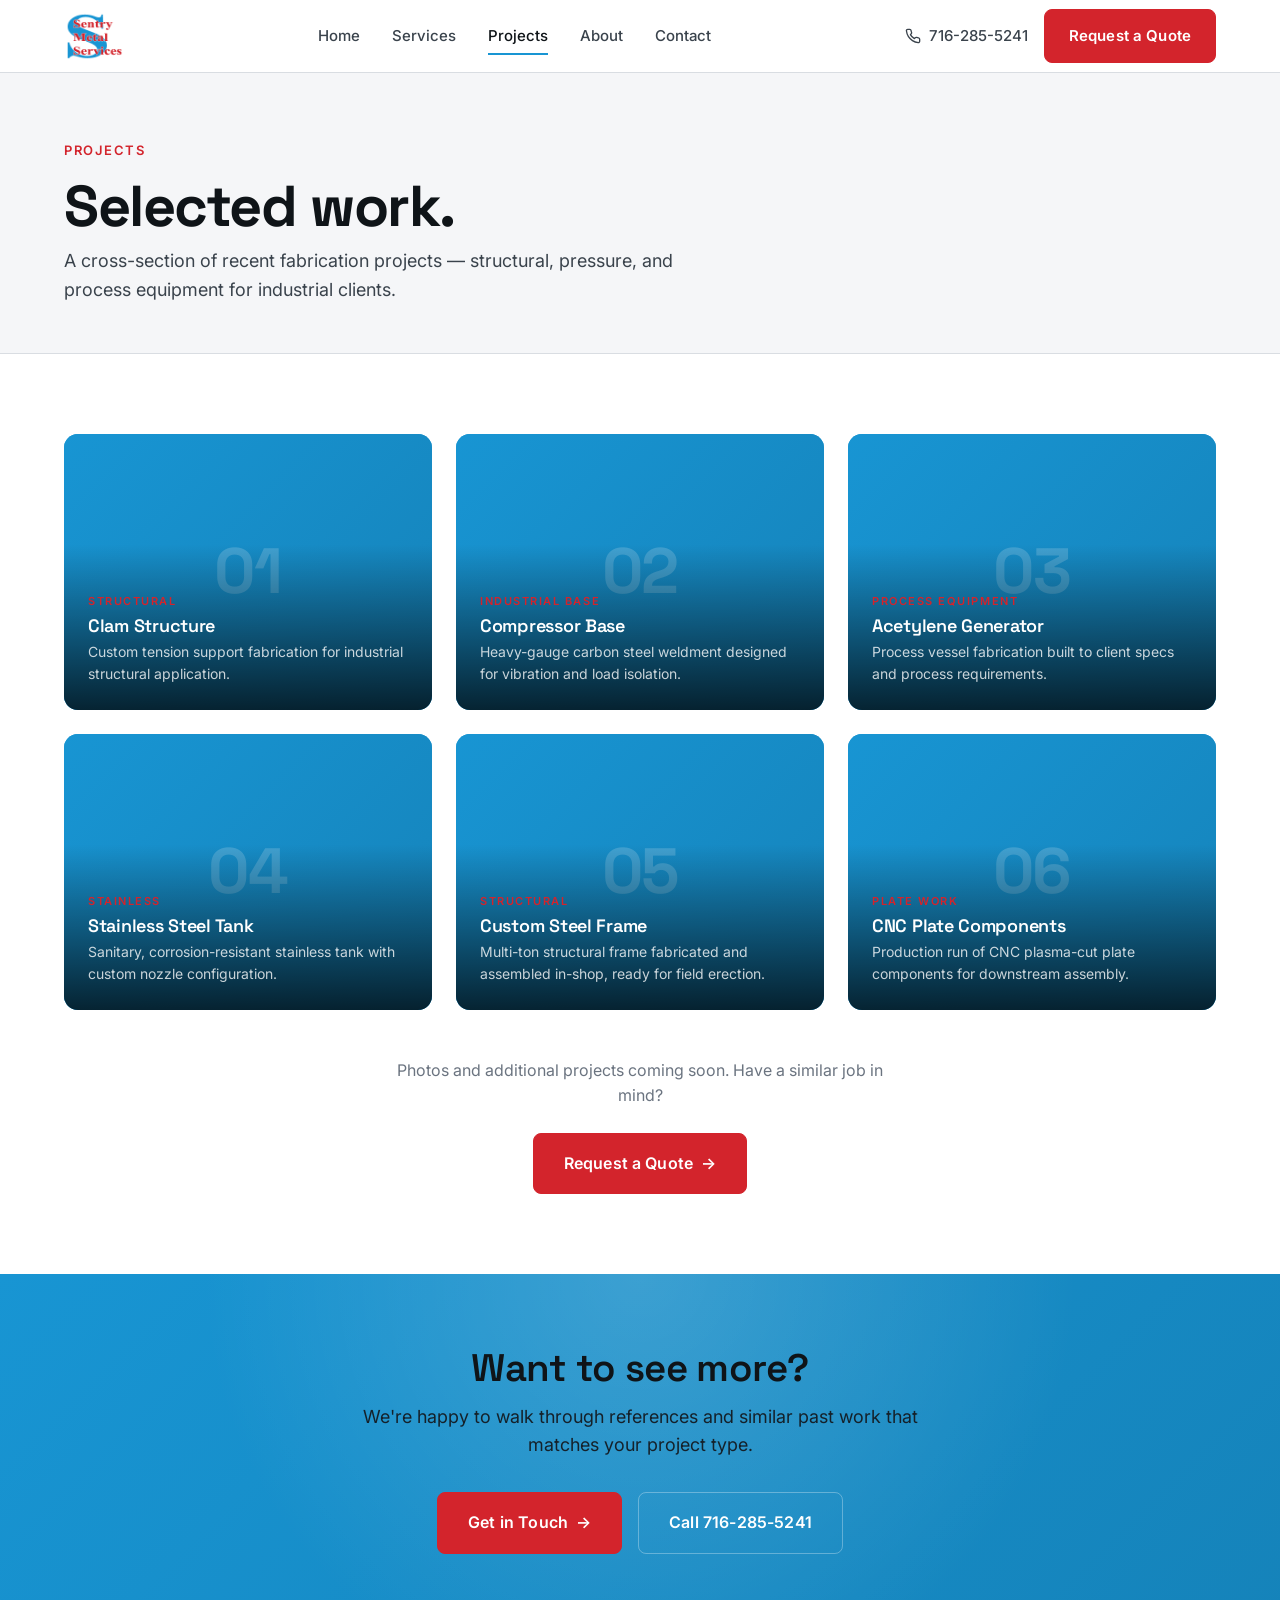
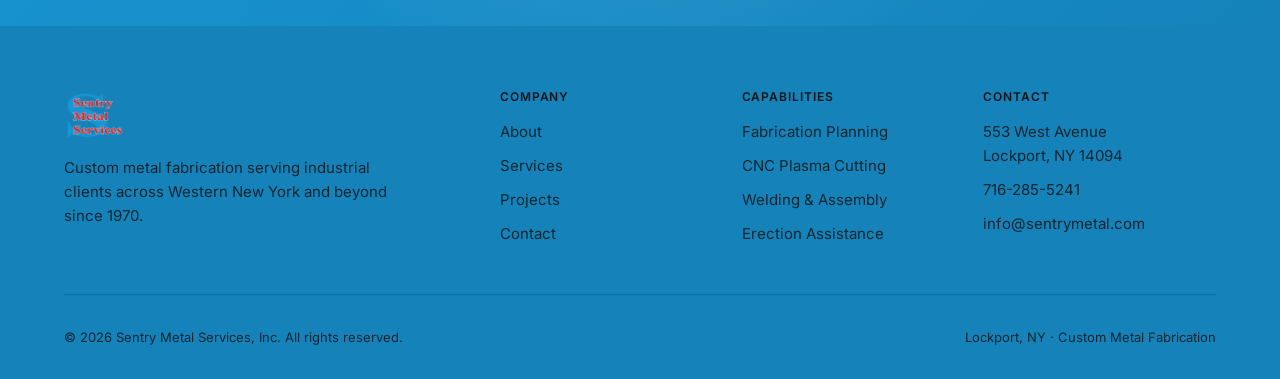
<file: projects.html>
<!doctype html>
<html lang="en">
<head>
  <meta charset="utf-8" />
  <meta name="viewport" content="width=device-width, initial-scale=1" />
  <title>Projects — Sentry Metal Services</title>
  <meta name="description" content="A selection of custom metal fabrication projects by Sentry Metal Services: structural assemblies, process equipment, stainless tanks, and more." />
  <link rel="preconnect" href="https://fonts.googleapis.com" />
  <link rel="preconnect" href="https://fonts.gstatic.com" crossorigin />
  <link rel="stylesheet" href="https://fonts.googleapis.com/css2?family=Inter:wght@400;500;600;700&family=Space+Grotesk:wght@500;600;700&display=swap" />
  <link rel="stylesheet" href="css/styles.css" />
  <link rel="icon" type="image/png" href="images/favicon.png" />
</head>
<body>

  <header class="site-header">
    <nav class="nav" aria-label="Primary">
      <a class="brand" href="index.html">
        <img class="brand-logo" src="images/logo.png" alt="Sentry Metal Services, Inc." />
      </a>
      <ul class="nav-links">
        <li><a href="index.html">Home</a></li>
        <li><a href="services.html">Services</a></li>
        <li><a href="projects.html" class="active">Projects</a></li>
        <li><a href="about.html">About</a></li>
        <li><a href="contact.html">Contact</a></li>
      </ul>
      <div class="nav-cta">
        <a href="tel:7162855241" class="nav-phone">
          <svg width="16" height="16" viewBox="0 0 24 24" fill="none" stroke="currentColor" stroke-width="2" stroke-linecap="round" stroke-linejoin="round"><path d="M22 16.92v3a2 2 0 0 1-2.18 2 19.79 19.79 0 0 1-8.63-3.07 19.5 19.5 0 0 1-6-6 19.79 19.79 0 0 1-3.07-8.67A2 2 0 0 1 4.11 2h3a2 2 0 0 1 2 1.72 12.84 12.84 0 0 0 .7 2.81 2 2 0 0 1-.45 2.11L8.09 9.91a16 16 0 0 0 6 6l1.27-1.27a2 2 0 0 1 2.11-.45 12.84 12.84 0 0 0 2.81.7A2 2 0 0 1 22 16.92z"/></svg>
          716-285-5241
        </a>
        <a href="contact.html" class="btn btn-primary">Request a Quote</a>
      </div>
      <button class="nav-toggle" aria-label="Open menu" aria-expanded="false">
        <span></span><span></span><span></span>
      </button>
    </nav>
  </header>

  <main>
    <section class="page-header">
      <div class="container">
        <span class="eyebrow">Projects</span>
        <h1>Selected work.</h1>
        <p>A cross-section of recent fabrication projects — structural, pressure, and process equipment for industrial clients.</p>
      </div>
    </section>

    <section class="section">
      <div class="container">
        <div class="project-grid">
          <div class="project-card">
            <div class="placeholder">01</div>
            <div class="overlay">
              <span class="tag">Structural</span>
              <h3>Clam Structure</h3>
              <p>Custom tension support fabrication for industrial structural application.</p>
            </div>
          </div>

          <div class="project-card">
            <div class="placeholder">02</div>
            <div class="overlay">
              <span class="tag">Industrial Base</span>
              <h3>Compressor Base</h3>
              <p>Heavy-gauge carbon steel weldment designed for vibration and load isolation.</p>
            </div>
          </div>

          <div class="project-card">
            <div class="placeholder">03</div>
            <div class="overlay">
              <span class="tag">Process Equipment</span>
              <h3>Acetylene Generator</h3>
              <p>Process vessel fabrication built to client specs and process requirements.</p>
            </div>
          </div>

          <div class="project-card">
            <div class="placeholder">04</div>
            <div class="overlay">
              <span class="tag">Stainless</span>
              <h3>Stainless Steel Tank</h3>
              <p>Sanitary, corrosion-resistant stainless tank with custom nozzle configuration.</p>
            </div>
          </div>

          <div class="project-card">
            <div class="placeholder">05</div>
            <div class="overlay">
              <span class="tag">Structural</span>
              <h3>Custom Steel Frame</h3>
              <p>Multi-ton structural frame fabricated and assembled in-shop, ready for field erection.</p>
            </div>
          </div>

          <div class="project-card">
            <div class="placeholder">06</div>
            <div class="overlay">
              <span class="tag">Plate Work</span>
              <h3>CNC Plate Components</h3>
              <p>Production run of CNC plasma-cut plate components for downstream assembly.</p>
            </div>
          </div>
        </div>

        <div class="text-center" style="margin-top:3rem;">
          <p style="max-width:50ch; margin: 0 auto 1.5rem; color: var(--color-ink-muted);">Photos and additional projects coming soon. Have a similar job in mind?</p>
          <a href="contact.html" class="btn btn-primary btn-lg">Request a Quote <span class="arrow">→</span></a>
        </div>
      </div>
    </section>

    <section class="cta-band">
      <div class="container">
        <h2>Want to see more?</h2>
        <p>We're happy to walk through references and similar past work that matches your project type.</p>
        <div class="btn-group">
          <a href="contact.html" class="btn btn-primary btn-lg">Get in Touch <span class="arrow">→</span></a>
          <a href="tel:7162855241" class="btn btn-ghost-light btn-lg">Call 716-285-5241</a>
        </div>
      </div>
    </section>
  </main>

  <footer class="site-footer">
    <div class="container">
      <div class="footer-grid">
        <div class="footer-brand">
          <a class="brand" href="index.html" style="color:#fff;">
            <img class="brand-logo" src="images/logo.png" alt="Sentry Metal Services, Inc." />
          </a>
          <p>Custom metal fabrication serving industrial clients across Western New York and beyond since 1970.</p>
        </div>
        <div class="footer-col">
          <h4>Company</h4>
          <ul>
            <li><a href="about.html">About</a></li>
            <li><a href="services.html">Services</a></li>
            <li><a href="projects.html">Projects</a></li>
            <li><a href="contact.html">Contact</a></li>
          </ul>
        </div>
        <div class="footer-col">
          <h4>Capabilities</h4>
          <ul>
            <li><a href="services.html#planning">Fabrication Planning</a></li>
            <li><a href="services.html#cutting">CNC Plasma Cutting</a></li>
            <li><a href="services.html#welding">Welding &amp; Assembly</a></li>
            <li><a href="services.html#erection">Erection Assistance</a></li>
          </ul>
        </div>
        <div class="footer-col">
          <h4>Contact</h4>
          <ul>
            <li>553 West Avenue<br/>Lockport, NY 14094</li>
            <li><a href="tel:7162855241">716-285-5241</a></li>
            <li><a href="mailto:info@sentrymetal.com">info@sentrymetal.com</a></li>
          </ul>
        </div>
      </div>
      <div class="footer-bottom">
        <div>&copy; <span id="yr">2026</span> Sentry Metal Services, Inc. All rights reserved.</div>
        <div>Lockport, NY · Custom Metal Fabrication</div>
      </div>
    </div>
  </footer>

  <script>document.getElementById('yr').textContent = new Date().getFullYear();</script>
  <script src="js/main.js"></script>
</body>
</html>
</file>
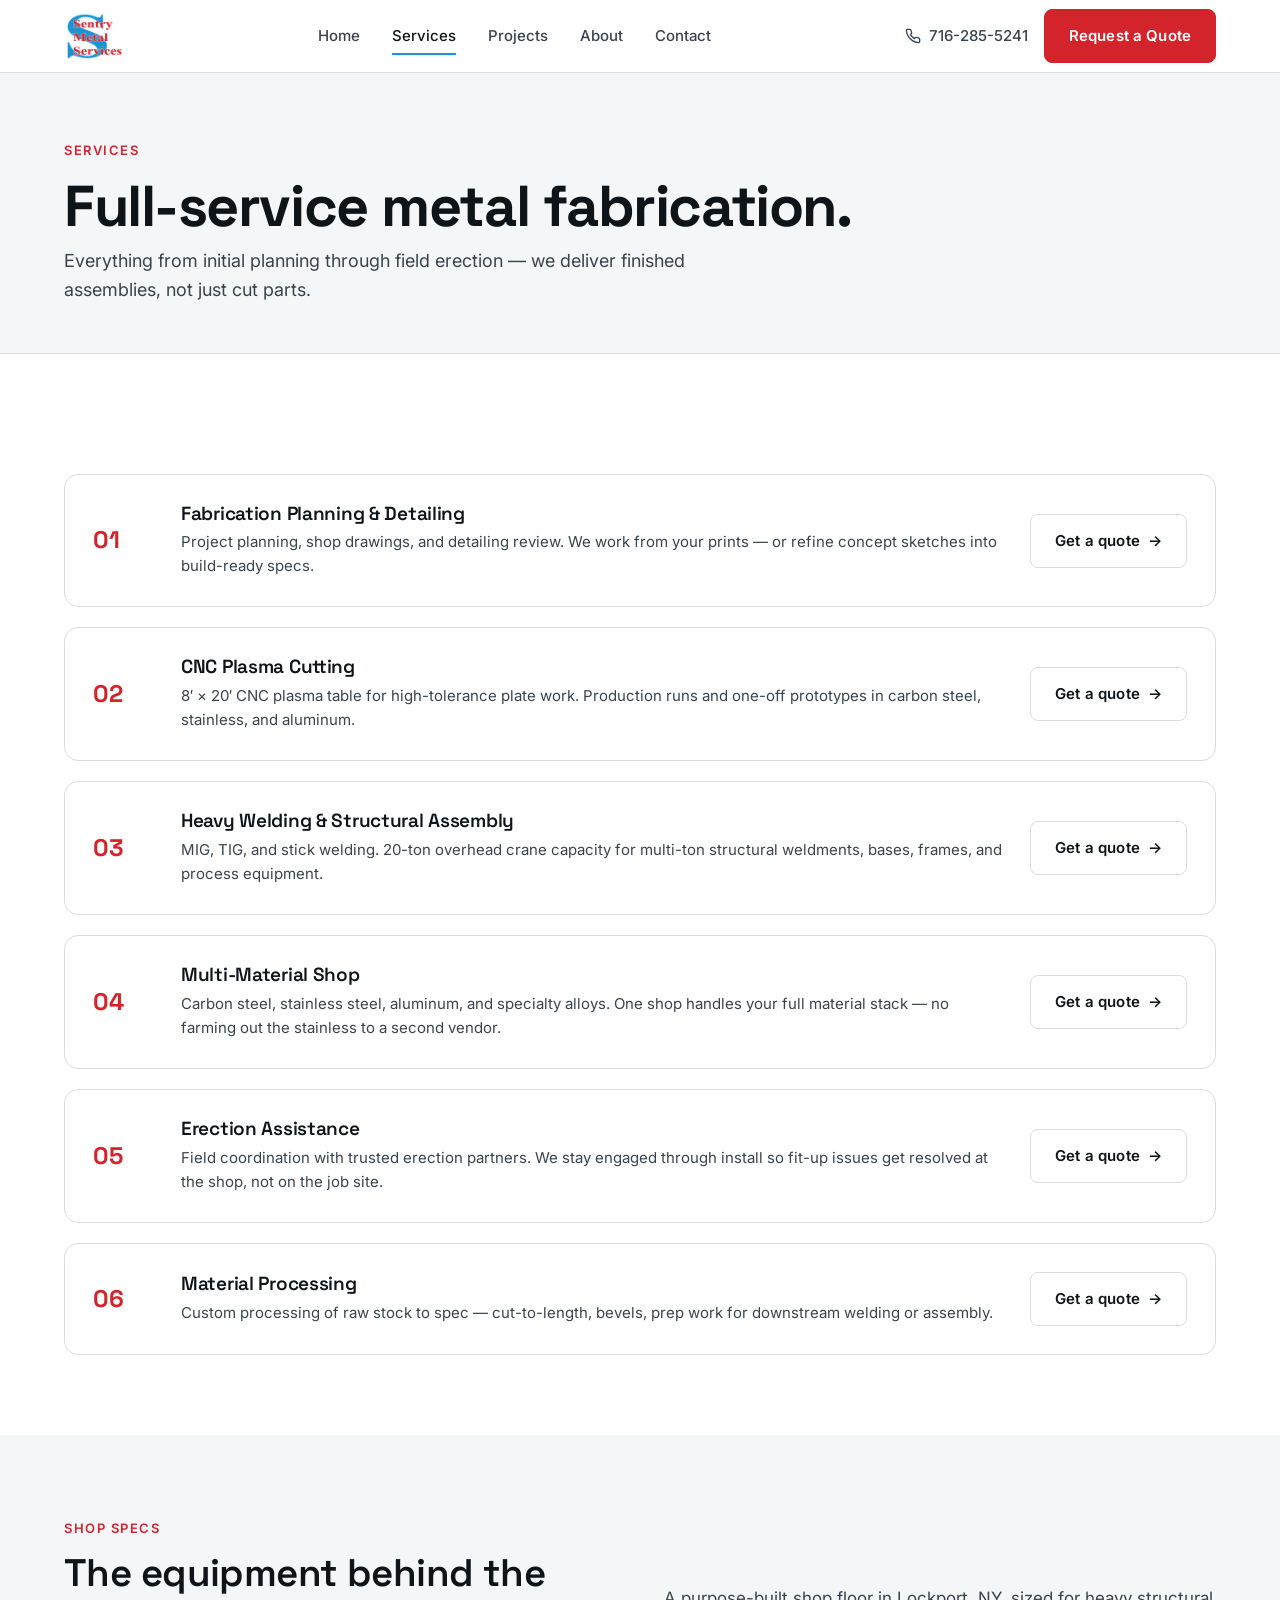
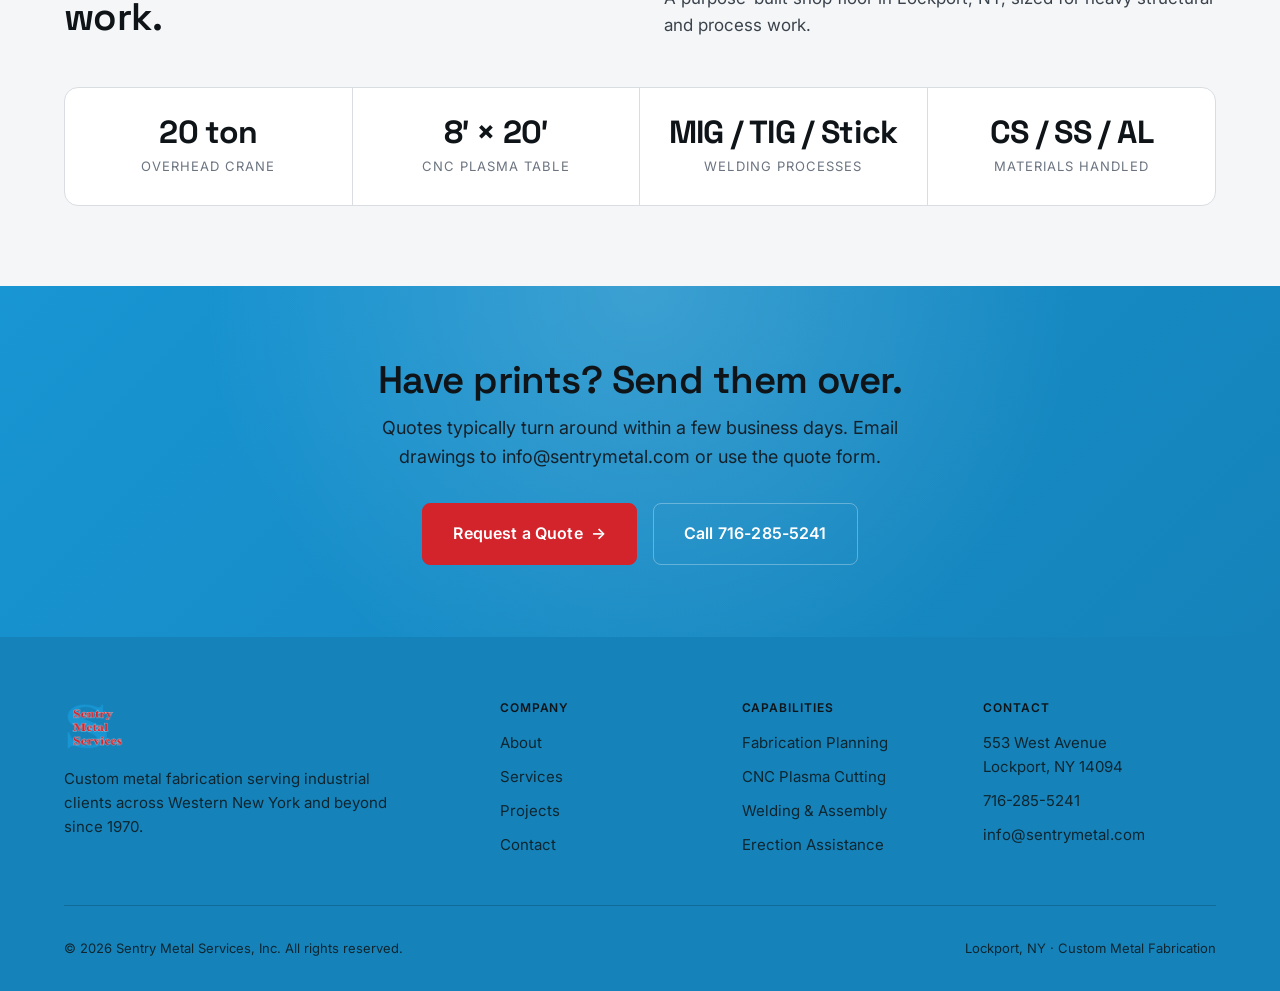
<file: services.html>
<!doctype html>
<html lang="en">
<head>
  <meta charset="utf-8" />
  <meta name="viewport" content="width=device-width, initial-scale=1" />
  <title>Services — Sentry Metal Services</title>
  <meta name="description" content="Custom metal fabrication services: fabrication planning, CNC plasma cutting, heavy welding, multi-material shop work, and erection assistance. Lockport, NY." />
  <link rel="preconnect" href="https://fonts.googleapis.com" />
  <link rel="preconnect" href="https://fonts.gstatic.com" crossorigin />
  <link rel="stylesheet" href="https://fonts.googleapis.com/css2?family=Inter:wght@400;500;600;700&family=Space+Grotesk:wght@500;600;700&display=swap" />
  <link rel="stylesheet" href="css/styles.css" />
  <link rel="icon" type="image/png" href="images/favicon.png" />
</head>
<body>

  <header class="site-header">
    <nav class="nav" aria-label="Primary">
      <a class="brand" href="index.html">
        <img class="brand-logo" src="images/logo.png" alt="Sentry Metal Services, Inc." />
      </a>
      <ul class="nav-links">
        <li><a href="index.html">Home</a></li>
        <li><a href="services.html" class="active">Services</a></li>
        <li><a href="projects.html">Projects</a></li>
        <li><a href="about.html">About</a></li>
        <li><a href="contact.html">Contact</a></li>
      </ul>
      <div class="nav-cta">
        <a href="tel:7162855241" class="nav-phone">
          <svg width="16" height="16" viewBox="0 0 24 24" fill="none" stroke="currentColor" stroke-width="2" stroke-linecap="round" stroke-linejoin="round"><path d="M22 16.92v3a2 2 0 0 1-2.18 2 19.79 19.79 0 0 1-8.63-3.07 19.5 19.5 0 0 1-6-6 19.79 19.79 0 0 1-3.07-8.67A2 2 0 0 1 4.11 2h3a2 2 0 0 1 2 1.72 12.84 12.84 0 0 0 .7 2.81 2 2 0 0 1-.45 2.11L8.09 9.91a16 16 0 0 0 6 6l1.27-1.27a2 2 0 0 1 2.11-.45 12.84 12.84 0 0 0 2.81.7A2 2 0 0 1 22 16.92z"/></svg>
          716-285-5241
        </a>
        <a href="contact.html" class="btn btn-primary">Request a Quote</a>
      </div>
      <button class="nav-toggle" aria-label="Open menu" aria-expanded="false">
        <span></span><span></span><span></span>
      </button>
    </nav>
  </header>

  <main>
    <section class="page-header">
      <div class="container">
        <span class="eyebrow">Services</span>
        <h1>Full-service metal fabrication.</h1>
        <p>Everything from initial planning through field erection — we deliver finished assemblies, not just cut parts.</p>
      </div>
    </section>

    <section class="section">
      <div class="container">
        <div class="svc-list">
          <div class="svc-row" id="planning">
            <div class="svc-num">01</div>
            <div>
              <h3>Fabrication Planning &amp; Detailing</h3>
              <p>Project planning, shop drawings, and detailing review. We work from your prints — or refine concept sketches into build-ready specs.</p>
            </div>
            <a href="contact.html" class="btn btn-secondary">Get a quote <span class="arrow">→</span></a>
          </div>

          <div class="svc-row" id="cutting">
            <div class="svc-num">02</div>
            <div>
              <h3>CNC Plasma Cutting</h3>
              <p>8&prime; &times; 20&prime; CNC plasma table for high-tolerance plate work. Production runs and one-off prototypes in carbon steel, stainless, and aluminum.</p>
            </div>
            <a href="contact.html" class="btn btn-secondary">Get a quote <span class="arrow">→</span></a>
          </div>

          <div class="svc-row" id="welding">
            <div class="svc-num">03</div>
            <div>
              <h3>Heavy Welding &amp; Structural Assembly</h3>
              <p>MIG, TIG, and stick welding. 20-ton overhead crane capacity for multi-ton structural weldments, bases, frames, and process equipment.</p>
            </div>
            <a href="contact.html" class="btn btn-secondary">Get a quote <span class="arrow">→</span></a>
          </div>

          <div class="svc-row" id="materials">
            <div class="svc-num">04</div>
            <div>
              <h3>Multi-Material Shop</h3>
              <p>Carbon steel, stainless steel, aluminum, and specialty alloys. One shop handles your full material stack — no farming out the stainless to a second vendor.</p>
            </div>
            <a href="contact.html" class="btn btn-secondary">Get a quote <span class="arrow">→</span></a>
          </div>

          <div class="svc-row" id="erection">
            <div class="svc-num">05</div>
            <div>
              <h3>Erection Assistance</h3>
              <p>Field coordination with trusted erection partners. We stay engaged through install so fit-up issues get resolved at the shop, not on the job site.</p>
            </div>
            <a href="contact.html" class="btn btn-secondary">Get a quote <span class="arrow">→</span></a>
          </div>

          <div class="svc-row" id="processing">
            <div class="svc-num">06</div>
            <div>
              <h3>Material Processing</h3>
              <p>Custom processing of raw stock to spec — cut-to-length, bevels, prep work for downstream welding or assembly.</p>
            </div>
            <a href="contact.html" class="btn btn-secondary">Get a quote <span class="arrow">→</span></a>
          </div>
        </div>
      </div>
    </section>

    <section class="section section-surface">
      <div class="container">
        <div class="section-head">
          <div>
            <span class="eyebrow">Shop Specs</span>
            <h2>The equipment behind the work.</h2>
          </div>
          <p>A purpose-built shop floor in Lockport, NY, sized for heavy structural and process work.</p>
        </div>

        <div class="specs">
          <div class="spec"><div class="spec-num">20 ton</div><div class="spec-label">Overhead Crane</div></div>
          <div class="spec"><div class="spec-num">8&prime; &times; 20&prime;</div><div class="spec-label">CNC Plasma Table</div></div>
          <div class="spec"><div class="spec-num">MIG / TIG / Stick</div><div class="spec-label">Welding Processes</div></div>
          <div class="spec"><div class="spec-num">CS / SS / AL</div><div class="spec-label">Materials Handled</div></div>
        </div>
      </div>
    </section>

    <section class="cta-band">
      <div class="container">
        <h2>Have prints? Send them over.</h2>
        <p>Quotes typically turn around within a few business days. Email drawings to info@sentrymetal.com or use the quote form.</p>
        <div class="btn-group">
          <a href="contact.html" class="btn btn-primary btn-lg">Request a Quote <span class="arrow">→</span></a>
          <a href="tel:7162855241" class="btn btn-ghost-light btn-lg">Call 716-285-5241</a>
        </div>
      </div>
    </section>
  </main>

  <footer class="site-footer">
    <div class="container">
      <div class="footer-grid">
        <div class="footer-brand">
          <a class="brand" href="index.html" style="color:#fff;">
            <img class="brand-logo" src="images/logo.png" alt="Sentry Metal Services, Inc." />
          </a>
          <p>Custom metal fabrication serving industrial clients across Western New York and beyond since 1970.</p>
        </div>
        <div class="footer-col">
          <h4>Company</h4>
          <ul>
            <li><a href="about.html">About</a></li>
            <li><a href="services.html">Services</a></li>
            <li><a href="projects.html">Projects</a></li>
            <li><a href="contact.html">Contact</a></li>
          </ul>
        </div>
        <div class="footer-col">
          <h4>Capabilities</h4>
          <ul>
            <li><a href="services.html#planning">Fabrication Planning</a></li>
            <li><a href="services.html#cutting">CNC Plasma Cutting</a></li>
            <li><a href="services.html#welding">Welding &amp; Assembly</a></li>
            <li><a href="services.html#erection">Erection Assistance</a></li>
          </ul>
        </div>
        <div class="footer-col">
          <h4>Contact</h4>
          <ul>
            <li>553 West Avenue<br/>Lockport, NY 14094</li>
            <li><a href="tel:7162855241">716-285-5241</a></li>
            <li><a href="mailto:info@sentrymetal.com">info@sentrymetal.com</a></li>
          </ul>
        </div>
      </div>
      <div class="footer-bottom">
        <div>&copy; <span id="yr">2026</span> Sentry Metal Services, Inc. All rights reserved.</div>
        <div>Lockport, NY · Custom Metal Fabrication</div>
      </div>
    </div>
  </footer>

  <script>document.getElementById('yr').textContent = new Date().getFullYear();</script>
  <script src="js/main.js"></script>
</body>
</html>
</file>
<file: css/styles.css>
/* Sentry Metal Services — design system */

:root {
  --color-bg: #ffffff;
  --color-surface: #f5f6f8;
  --color-surface-alt: #ebedf1;
  --color-ink: #0f1418;
  --color-ink-soft: #3a434c;
  --color-ink-muted: #6b7480;
  --color-line: #d9dde2;
  --color-steel: #1895d3;
  --color-steel-deep: #1583ba;
  --color-accent: #d3242c;
  --color-accent-hover: #b01d24;
  --color-accent-soft: #fbe3e4;
  --color-blue: #1895d3;
  --color-blue-hover: #1379ac;
  --color-blue-soft: #e4f2fb;
  --color-success: #1f7a4d;

  --shadow-sm: 0 1px 2px rgba(15, 20, 24, 0.06), 0 1px 1px rgba(15, 20, 24, 0.04);
  --shadow-md: 0 4px 16px rgba(15, 20, 24, 0.08), 0 2px 4px rgba(15, 20, 24, 0.04);
  --shadow-lg: 0 12px 32px rgba(15, 20, 24, 0.12), 0 4px 8px rgba(15, 20, 24, 0.06);

  --radius-sm: 4px;
  --radius-md: 8px;
  --radius-lg: 14px;

  --container: 1200px;
  --container-narrow: 880px;

  --font-sans: "Inter", -apple-system, BlinkMacSystemFont, "Segoe UI", Roboto, "Helvetica Neue", Arial, sans-serif;
  --font-display: "Space Grotesk", "Inter", -apple-system, BlinkMacSystemFont, "Segoe UI", sans-serif;

  --transition: 180ms cubic-bezier(0.4, 0, 0.2, 1);
}

* { box-sizing: border-box; }

html { scroll-behavior: smooth; }

body {
  margin: 0;
  font-family: var(--font-sans);
  font-size: 16px;
  line-height: 1.6;
  color: var(--color-ink);
  background: var(--color-bg);
  -webkit-font-smoothing: antialiased;
  text-rendering: optimizeLegibility;
}

img, svg { display: block; max-width: 100%; height: auto; }

a { color: var(--color-accent); text-decoration: none; transition: color var(--transition); }
a:hover { color: var(--color-accent-hover); }

h1, h2, h3, h4 {
  font-family: var(--font-display);
  font-weight: 600;
  line-height: 1.15;
  letter-spacing: -0.015em;
  margin: 0 0 0.5em;
  color: var(--color-ink);
}

h1 { font-size: clamp(2.25rem, 4.5vw, 3.75rem); font-weight: 700; letter-spacing: -0.025em; }
h2 { font-size: clamp(1.75rem, 3vw, 2.5rem); }
h3 { font-size: 1.375rem; }
h4 { font-size: 1.0625rem; text-transform: uppercase; letter-spacing: 0.08em; color: var(--color-ink-soft); font-family: var(--font-sans); font-weight: 600; }

p { margin: 0 0 1em; color: var(--color-ink-soft); }
p.lead { font-size: 1.1875rem; color: var(--color-ink-soft); line-height: 1.55; max-width: 60ch; }

.container { max-width: var(--container); margin: 0 auto; padding: 0 1.5rem; }
.container-narrow { max-width: var(--container-narrow); margin: 0 auto; padding: 0 1.5rem; }

.section { padding: 5rem 0; }
.section-sm { padding: 3rem 0; }
.section-tight { padding: 2rem 0; }
.section-dark { background: var(--color-steel); color: #0f1418; }
.section-dark h1, .section-dark h2, .section-dark h3 { color: #0f1418; }
.section-dark p { color: #16242e; }
.section-surface { background: var(--color-surface); }

.eyebrow {
  display: inline-block;
  font-size: 0.8125rem;
  font-weight: 600;
  letter-spacing: 0.12em;
  text-transform: uppercase;
  color: var(--color-accent);
  margin-bottom: 0.75rem;
}

/* ---------- Buttons ---------- */
.btn {
  display: inline-flex;
  align-items: center;
  justify-content: center;
  gap: 0.5rem;
  padding: 0.875rem 1.5rem;
  font-family: var(--font-sans);
  font-size: 0.9375rem;
  font-weight: 600;
  letter-spacing: 0.01em;
  border-radius: var(--radius-md);
  border: 1.5px solid transparent;
  cursor: pointer;
  transition: all var(--transition);
  white-space: nowrap;
  text-decoration: none;
}

.btn-primary {
  background: var(--color-accent);
  color: #ffffff;
  border-color: var(--color-accent);
}
.btn-primary:hover {
  background: var(--color-accent-hover);
  border-color: var(--color-accent-hover);
  color: #ffffff;
  transform: translateY(-1px);
  box-shadow: var(--shadow-md);
}

.btn-secondary {
  background: transparent;
  color: var(--color-ink);
  border-color: var(--color-line);
}
.btn-secondary:hover { border-color: var(--color-ink); color: var(--color-ink); }

.btn-ghost-light {
  background: transparent;
  color: #ffffff;
  border-color: rgba(255,255,255,0.3);
}
.btn-ghost-light:hover { background: rgba(255,255,255,0.1); color: #ffffff; border-color: #ffffff; }

.btn-lg { padding: 1.0625rem 1.875rem; font-size: 1rem; }

.btn .arrow { transition: transform var(--transition); }
.btn:hover .arrow { transform: translateX(3px); }

/* ---------- Header ---------- */
.site-header {
  position: sticky;
  top: 0;
  z-index: 100;
  background: rgba(255,255,255,0.92);
  backdrop-filter: saturate(180%) blur(10px);
  -webkit-backdrop-filter: saturate(180%) blur(10px);
  border-bottom: 1px solid var(--color-line);
}

.nav {
  display: flex;
  align-items: center;
  justify-content: space-between;
  height: 72px;
  max-width: var(--container);
  margin: 0 auto;
  padding: 0 1.5rem;
}

.brand {
  display: flex;
  align-items: center;
  gap: 0.75rem;
  text-decoration: none;
  color: var(--color-ink);
}
.brand-logo {
  height: 50px;
  width: auto;
  display: block;
}
@media (max-width: 600px) { .brand-logo { height: 42px; } }
.brand-text {
  display: flex;
  flex-direction: column;
  line-height: 1.1;
}
.brand-name { font-family: var(--font-display); font-weight: 700; font-size: 1.0625rem; letter-spacing: -0.01em; color: var(--color-ink); }
.brand-tag { font-size: 0.6875rem; text-transform: uppercase; letter-spacing: 0.14em; color: var(--color-ink-muted); }

.nav-links { display: flex; align-items: center; gap: 2rem; list-style: none; margin: 0; padding: 0; }
.nav-links a {
  color: var(--color-ink-soft);
  font-weight: 500;
  font-size: 0.9375rem;
  position: relative;
  padding: 0.5rem 0;
}
.nav-links a:hover, .nav-links a.active { color: var(--color-ink); }
.nav-links a.active::after {
  content: "";
  position: absolute;
  left: 0; right: 0; bottom: -2px;
  height: 2px;
  background: var(--color-blue);
}

.nav-cta { display: flex; align-items: center; gap: 1rem; }
.nav-phone {
  display: inline-flex;
  align-items: center;
  gap: 0.5rem;
  color: var(--color-ink-soft);
  font-weight: 500;
  font-size: 0.9375rem;
}
.nav-phone:hover { color: var(--color-ink); }

.nav-toggle {
  display: none;
  background: none;
  border: 0;
  width: 40px; height: 40px;
  cursor: pointer;
  padding: 0;
}
.nav-toggle span {
  display: block;
  width: 22px; height: 2px;
  background: var(--color-ink);
  margin: 5px auto;
  transition: transform var(--transition), opacity var(--transition);
}

@media (max-width: 920px) {
  .nav-links { display: none; }
  .nav-phone { display: none; }
  .nav-toggle { display: block; }
  body.nav-open .nav-links {
    display: flex;
    position: fixed;
    inset: 72px 0 auto 0;
    flex-direction: column;
    align-items: stretch;
    gap: 0;
    background: #ffffff;
    border-bottom: 1px solid var(--color-line);
    padding: 1rem 1.5rem;
    box-shadow: var(--shadow-md);
  }
  body.nav-open .nav-links a {
    padding: 0.875rem 0;
    border-bottom: 1px solid var(--color-line);
    font-size: 1.0625rem;
  }
  body.nav-open .nav-links a:last-child { border-bottom: 0; }
}

/* ---------- Hero ---------- */
.hero {
  position: relative;
  background: linear-gradient(180deg, var(--color-steel-deep) 0%, var(--color-steel) 100%);
  color: #0f1418;
  padding: 6rem 0 5rem;
  overflow: hidden;
}
.hero::before {
  content: "";
  position: absolute;
  inset: 0;
  background-image:
    radial-gradient(circle at 20% 30%, rgba(255,255,255,0.16) 0%, transparent 45%),
    radial-gradient(circle at 80% 70%, rgba(255,255,255,0.05) 0%, transparent 50%);
  pointer-events: none;
}
.hero::after {
  content: "";
  position: absolute;
  inset: 0;
  background-image:
    linear-gradient(135deg, rgba(255,255,255,0.025) 25%, transparent 25%),
    linear-gradient(225deg, rgba(255,255,255,0.025) 25%, transparent 25%);
  background-size: 60px 60px;
  pointer-events: none;
  opacity: 0.4;
}
.hero .container { position: relative; z-index: 1; }

.hero-grid {
  display: grid;
  grid-template-columns: 1.2fr 1fr;
  gap: 4rem;
  align-items: center;
}

.hero h1 {
  color: #0f1418;
  font-size: clamp(2.5rem, 5vw, 4rem);
  margin-bottom: 1.25rem;
}
.hero h1 .accent { color: #ffffff; }
.hero .lead { color: #15212a; font-size: 1.1875rem; max-width: 56ch; margin-bottom: 2rem; }

.hero-cta { display: flex; gap: 1rem; flex-wrap: wrap; }

.hero-stats {
  display: grid;
  grid-template-columns: repeat(2, 1fr);
  gap: 1.5rem;
  padding: 2rem;
  background: rgba(255,255,255,0.22);
  border: 1px solid rgba(255,255,255,0.4);
  border-radius: var(--radius-lg);
  backdrop-filter: blur(8px);
}
.hero-stat-num {
  font-family: var(--font-display);
  font-size: 2.25rem;
  font-weight: 700;
  color: #0f1418;
  letter-spacing: -0.02em;
  line-height: 1;
  margin-bottom: 0.375rem;
}
.hero-stat-label { font-size: 0.875rem; color: #15212a; line-height: 1.4; }

@media (max-width: 880px) {
  .hero { padding: 4rem 0 3.5rem; }
  .hero-grid { grid-template-columns: 1fr; gap: 2.5rem; }
}

/* ---------- Capabilities (Home) ---------- */
.cap-grid {
  display: grid;
  grid-template-columns: repeat(auto-fit, minmax(260px, 1fr));
  gap: 1.5rem;
  margin-top: 2.5rem;
}
.cap-card {
  padding: 2rem;
  background: var(--color-bg);
  border: 1px solid var(--color-line);
  border-radius: var(--radius-lg);
  transition: transform var(--transition), box-shadow var(--transition), border-color var(--transition);
}
.cap-card:hover {
  transform: translateY(-4px);
  box-shadow: var(--shadow-md);
  border-color: var(--color-ink);
}
.cap-icon {
  display: flex;
  align-items: center;
  justify-content: center;
  width: 48px; height: 48px;
  background: var(--color-accent-soft);
  color: var(--color-accent);
  border-radius: var(--radius-md);
  margin-bottom: 1.25rem;
}
.cap-card h3 { font-size: 1.1875rem; margin-bottom: 0.5rem; }
.cap-card p { font-size: 0.9375rem; margin: 0; }

/* ---------- Section heading ---------- */
.section-head {
  display: grid;
  grid-template-columns: 1fr 1fr;
  gap: 3rem;
  align-items: end;
  margin-bottom: 3rem;
}
.section-head h2 { margin: 0; }
.section-head p { margin: 0; font-size: 1.0625rem; }
@media (max-width: 720px) {
  .section-head { grid-template-columns: 1fr; gap: 1rem; }
}

/* ---------- Project gallery ---------- */
.project-grid {
  display: grid;
  grid-template-columns: repeat(auto-fit, minmax(280px, 1fr));
  gap: 1.5rem;
}
.project-card {
  position: relative;
  overflow: hidden;
  border-radius: var(--radius-lg);
  background: var(--color-steel);
  aspect-ratio: 4 / 3;
  cursor: pointer;
  transition: transform var(--transition);
}
.project-card:hover { transform: translateY(-3px); }
.project-card .placeholder {
  position: absolute;
  inset: 0;
  display: flex;
  align-items: center;
  justify-content: center;
  background:
    linear-gradient(135deg, var(--color-steel) 0%, var(--color-steel-deep) 100%);
  color: rgba(255,255,255,0.18);
  font-family: var(--font-display);
  font-size: 4rem;
  font-weight: 700;
  letter-spacing: -0.02em;
}
.project-card .overlay {
  position: absolute;
  inset: 0;
  background: linear-gradient(180deg, transparent 40%, rgba(0,0,0,0.75) 100%);
  display: flex;
  flex-direction: column;
  justify-content: flex-end;
  padding: 1.5rem;
  color: #ffffff;
}
.project-card .tag {
  display: inline-block;
  font-size: 0.6875rem;
  font-weight: 600;
  letter-spacing: 0.14em;
  text-transform: uppercase;
  color: var(--color-accent);
  margin-bottom: 0.375rem;
}
.project-card h3 { color: #ffffff; font-size: 1.125rem; margin: 0 0 0.25rem; }
.project-card p { color: rgba(255,255,255,0.78); font-size: 0.875rem; margin: 0; }

/* ---------- Services list ---------- */
.svc-list { display: grid; gap: 1.25rem; margin-top: 2.5rem; }
.svc-row {
  display: grid;
  grid-template-columns: 64px 1fr auto;
  gap: 1.5rem;
  align-items: center;
  padding: 1.75rem;
  background: var(--color-bg);
  border: 1px solid var(--color-line);
  border-radius: var(--radius-lg);
  transition: border-color var(--transition), box-shadow var(--transition);
}
.svc-row:hover { border-color: var(--color-ink); box-shadow: var(--shadow-sm); }
.svc-num {
  font-family: var(--font-display);
  font-size: 1.5rem;
  font-weight: 700;
  color: var(--color-accent);
  letter-spacing: -0.02em;
}
.svc-row h3 { margin: 0 0 0.375rem; font-size: 1.1875rem; }
.svc-row p { margin: 0; font-size: 0.9375rem; }
.svc-row .btn { align-self: center; }
@media (max-width: 720px) {
  .svc-row { grid-template-columns: 1fr; gap: 0.75rem; padding: 1.5rem; }
  .svc-row .btn { justify-self: start; }
}

/* ---------- Specs strip ---------- */
.specs {
  display: grid;
  grid-template-columns: repeat(auto-fit, minmax(180px, 1fr));
  gap: 0;
  border: 1px solid var(--color-line);
  border-radius: var(--radius-lg);
  overflow: hidden;
  background: var(--color-bg);
}
.spec {
  padding: 1.75rem 1.5rem;
  border-right: 1px solid var(--color-line);
  text-align: center;
}
.spec:last-child { border-right: 0; }
.spec-num { font-family: var(--font-display); font-size: 2rem; font-weight: 700; color: var(--color-ink); letter-spacing: -0.02em; line-height: 1; margin-bottom: 0.5rem; }
.spec-label { font-size: 0.8125rem; color: var(--color-ink-muted); text-transform: uppercase; letter-spacing: 0.08em; }
@media (max-width: 720px) {
  .spec { border-right: 0; border-bottom: 1px solid var(--color-line); }
  .spec:last-child { border-bottom: 0; }
}

/* ---------- About columns ---------- */
.two-col {
  display: grid;
  grid-template-columns: 1fr 1fr;
  gap: 4rem;
  align-items: start;
}
@media (max-width: 880px) { .two-col { grid-template-columns: 1fr; gap: 2.5rem; } }

.value-list { display: grid; gap: 1.25rem; list-style: none; padding: 0; margin: 0; }
.value-list li {
  display: grid;
  grid-template-columns: 32px 1fr;
  gap: 0.875rem;
  align-items: start;
}
.value-list .dot {
  display: flex;
  align-items: center;
  justify-content: center;
  width: 28px; height: 28px;
  background: var(--color-accent-soft);
  color: var(--color-accent);
  border-radius: 50%;
  margin-top: 2px;
  flex-shrink: 0;
}
.value-list strong { display: block; font-size: 1rem; color: var(--color-ink); margin-bottom: 0.125rem; }
.value-list span { color: var(--color-ink-soft); font-size: 0.9375rem; }

/* ---------- CTA band ---------- */
.cta-band {
  background: linear-gradient(135deg, var(--color-steel) 0%, var(--color-steel-deep) 100%);
  color: #0f1418;
  padding: 4.5rem 0;
  text-align: center;
  position: relative;
  overflow: hidden;
}
.cta-band::before {
  content: "";
  position: absolute;
  inset: 0;
  background-image: radial-gradient(circle at 50% 0%, rgba(255,255,255,0.16) 0%, transparent 60%);
  pointer-events: none;
}
.cta-band .container { position: relative; }
.cta-band h2 { color: #0f1418; margin-bottom: 0.75rem; }
.cta-band p { color: #15212a; font-size: 1.125rem; max-width: 52ch; margin: 0 auto 2rem; }
.cta-band .btn-group { display: flex; gap: 1rem; justify-content: center; flex-wrap: wrap; }

/* ---------- Contact / Form ---------- */
.contact-grid {
  display: grid;
  grid-template-columns: 1.3fr 1fr;
  gap: 4rem;
}
@media (max-width: 880px) { .contact-grid { grid-template-columns: 1fr; gap: 2.5rem; } }

.form { display: grid; gap: 1.25rem; }
.form-row { display: grid; grid-template-columns: 1fr 1fr; gap: 1rem; }
@media (max-width: 600px) { .form-row { grid-template-columns: 1fr; } }
.form-field { display: flex; flex-direction: column; gap: 0.375rem; }
.form-field label {
  font-size: 0.8125rem;
  font-weight: 600;
  letter-spacing: 0.04em;
  text-transform: uppercase;
  color: var(--color-ink-soft);
}
.form-field input,
.form-field select,
.form-field textarea {
  padding: 0.75rem 0.875rem;
  border: 1.5px solid var(--color-line);
  border-radius: var(--radius-md);
  background: var(--color-bg);
  color: var(--color-ink);
  font-family: inherit;
  font-size: 0.9375rem;
  transition: border-color var(--transition), box-shadow var(--transition);
}
.form-field input:focus,
.form-field select:focus,
.form-field textarea:focus {
  outline: none;
  border-color: var(--color-accent);
  box-shadow: 0 0 0 3px rgba(211,36,44,0.15);
}
.form-field textarea { resize: vertical; min-height: 120px; }
.form-field .hint { font-size: 0.8125rem; color: var(--color-ink-muted); margin-top: 0.125rem; }

.contact-info { display: grid; gap: 1.5rem; }
.contact-card {
  padding: 1.5rem;
  background: var(--color-surface);
  border-radius: var(--radius-lg);
}
.contact-card h4 { margin: 0 0 0.5rem; color: var(--color-ink); font-size: 0.75rem; }
.contact-card a, .contact-card p { color: var(--color-ink); font-size: 1rem; font-weight: 500; margin: 0; }
.contact-card a { display: block; }
.contact-card .sub { font-size: 0.875rem; color: var(--color-ink-muted); font-weight: 400; margin-top: 0.25rem; }

/* ---------- Footer ---------- */
.site-footer {
  background: var(--color-steel-deep);
  color: #0f2630;
  padding: 4rem 0 2rem;
}
.site-footer h4 { color: #0f1418; font-size: 0.75rem; margin-bottom: 1rem; }
.site-footer a { color: #0f2630; }
.site-footer a:hover { color: #000000; }
.footer-grid {
  display: grid;
  grid-template-columns: 2fr 1fr 1fr 1.2fr;
  gap: 3rem;
  margin-bottom: 3rem;
}
@media (max-width: 820px) { .footer-grid { grid-template-columns: 1fr 1fr; gap: 2rem; } }
@media (max-width: 520px) { .footer-grid { grid-template-columns: 1fr; } }

.footer-brand .brand-name { color: #ffffff; }
.footer-brand .brand-tag { color: #6b7480; }
.footer-brand p { color: #0f2630; max-width: 36ch; margin-top: 1rem; font-size: 0.9375rem; }

.footer-col ul { list-style: none; margin: 0; padding: 0; display: grid; gap: 0.625rem; }
.footer-col li { font-size: 0.9375rem; }

.footer-bottom {
  display: flex;
  justify-content: space-between;
  align-items: center;
  padding-top: 2rem;
  border-top: 1px solid rgba(0,0,0,0.18);
  font-size: 0.8125rem;
  color: #0f2630;
}
.footer-bottom a { color: #0f2630; }
@media (max-width: 520px) {
  .footer-bottom { flex-direction: column; gap: 0.75rem; text-align: center; }
}

/* ---------- Page header (non-home pages) ---------- */
.page-header {
  background: var(--color-surface);
  padding: 4rem 0 3rem;
  border-bottom: 1px solid var(--color-line);
}
.page-header h1 { margin-bottom: 0.5rem; }
.page-header p { font-size: 1.125rem; max-width: 60ch; margin: 0; }

/* ---------- Utilities ---------- */
.mt-0 { margin-top: 0; }
.mt-1 { margin-top: 1rem; }
.mt-2 { margin-top: 2rem; }
.mb-0 { margin-bottom: 0; }
.text-center { text-align: center; }
</file>
